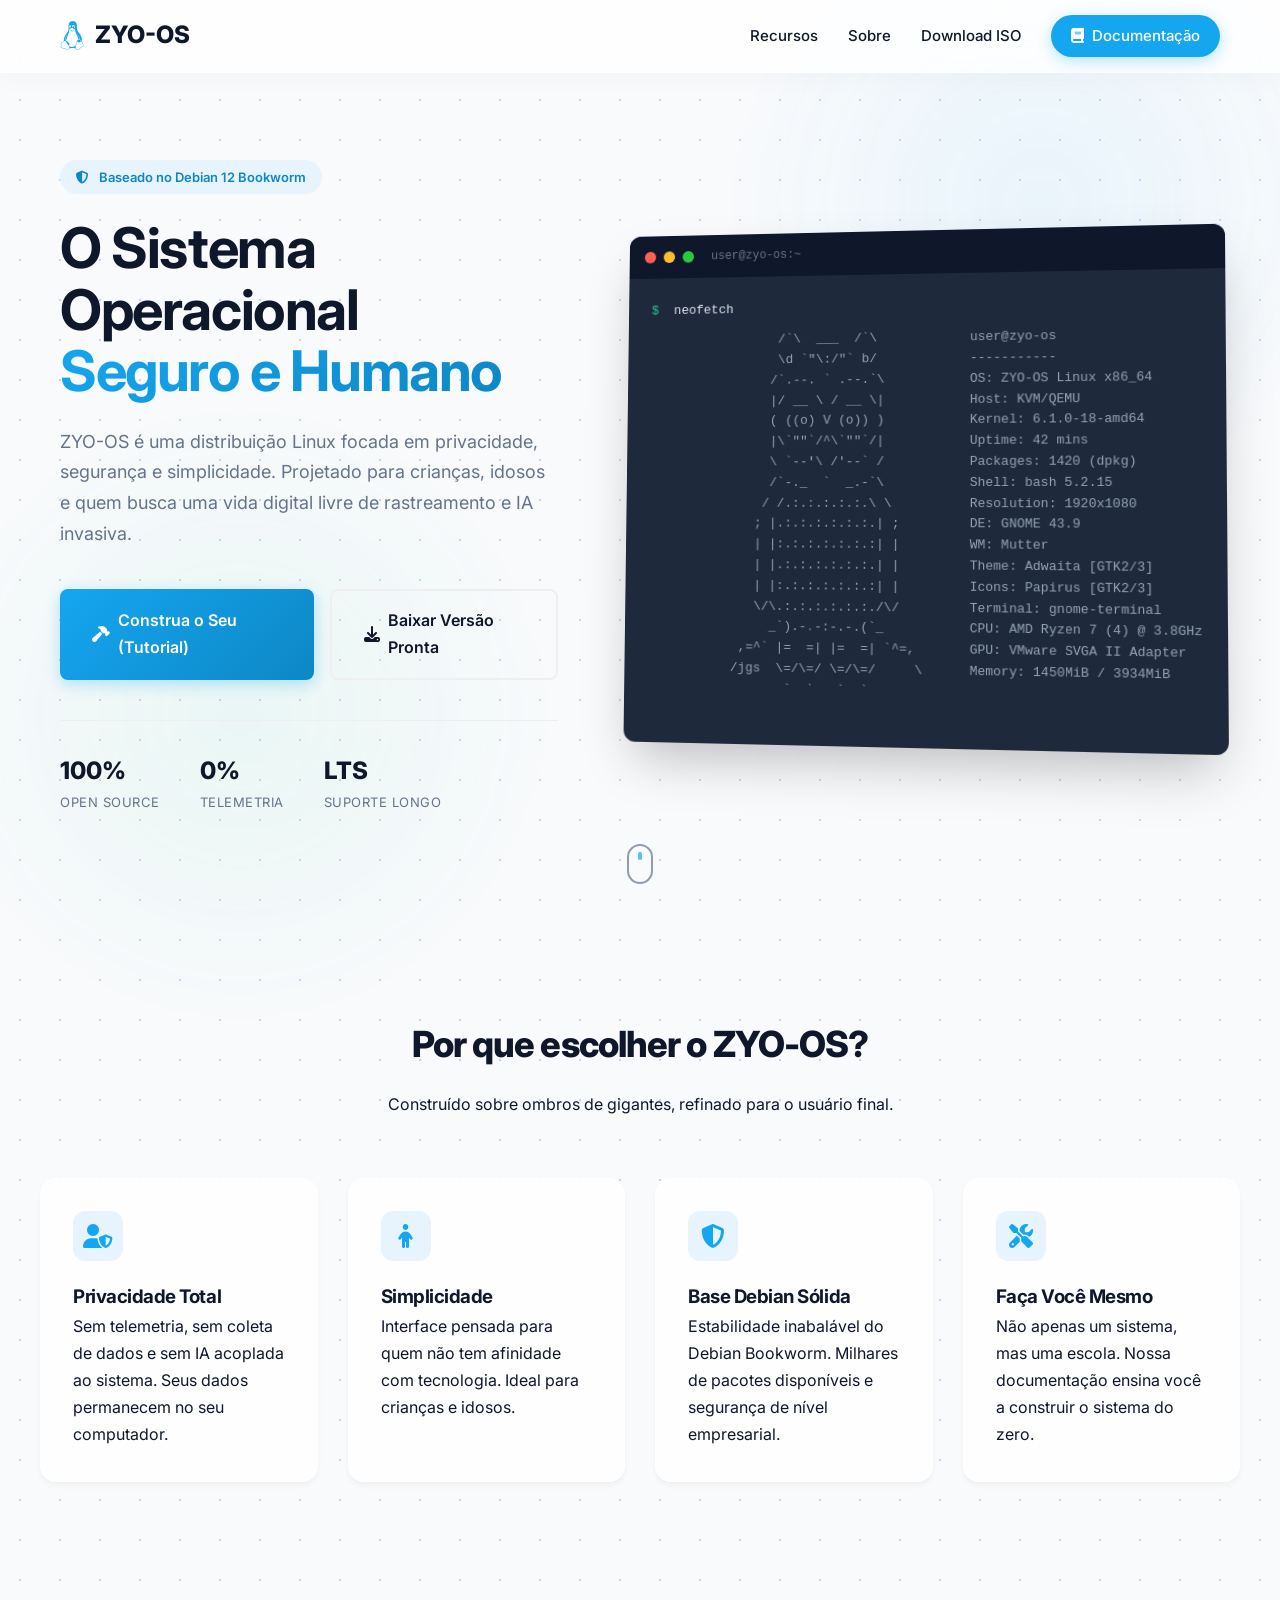
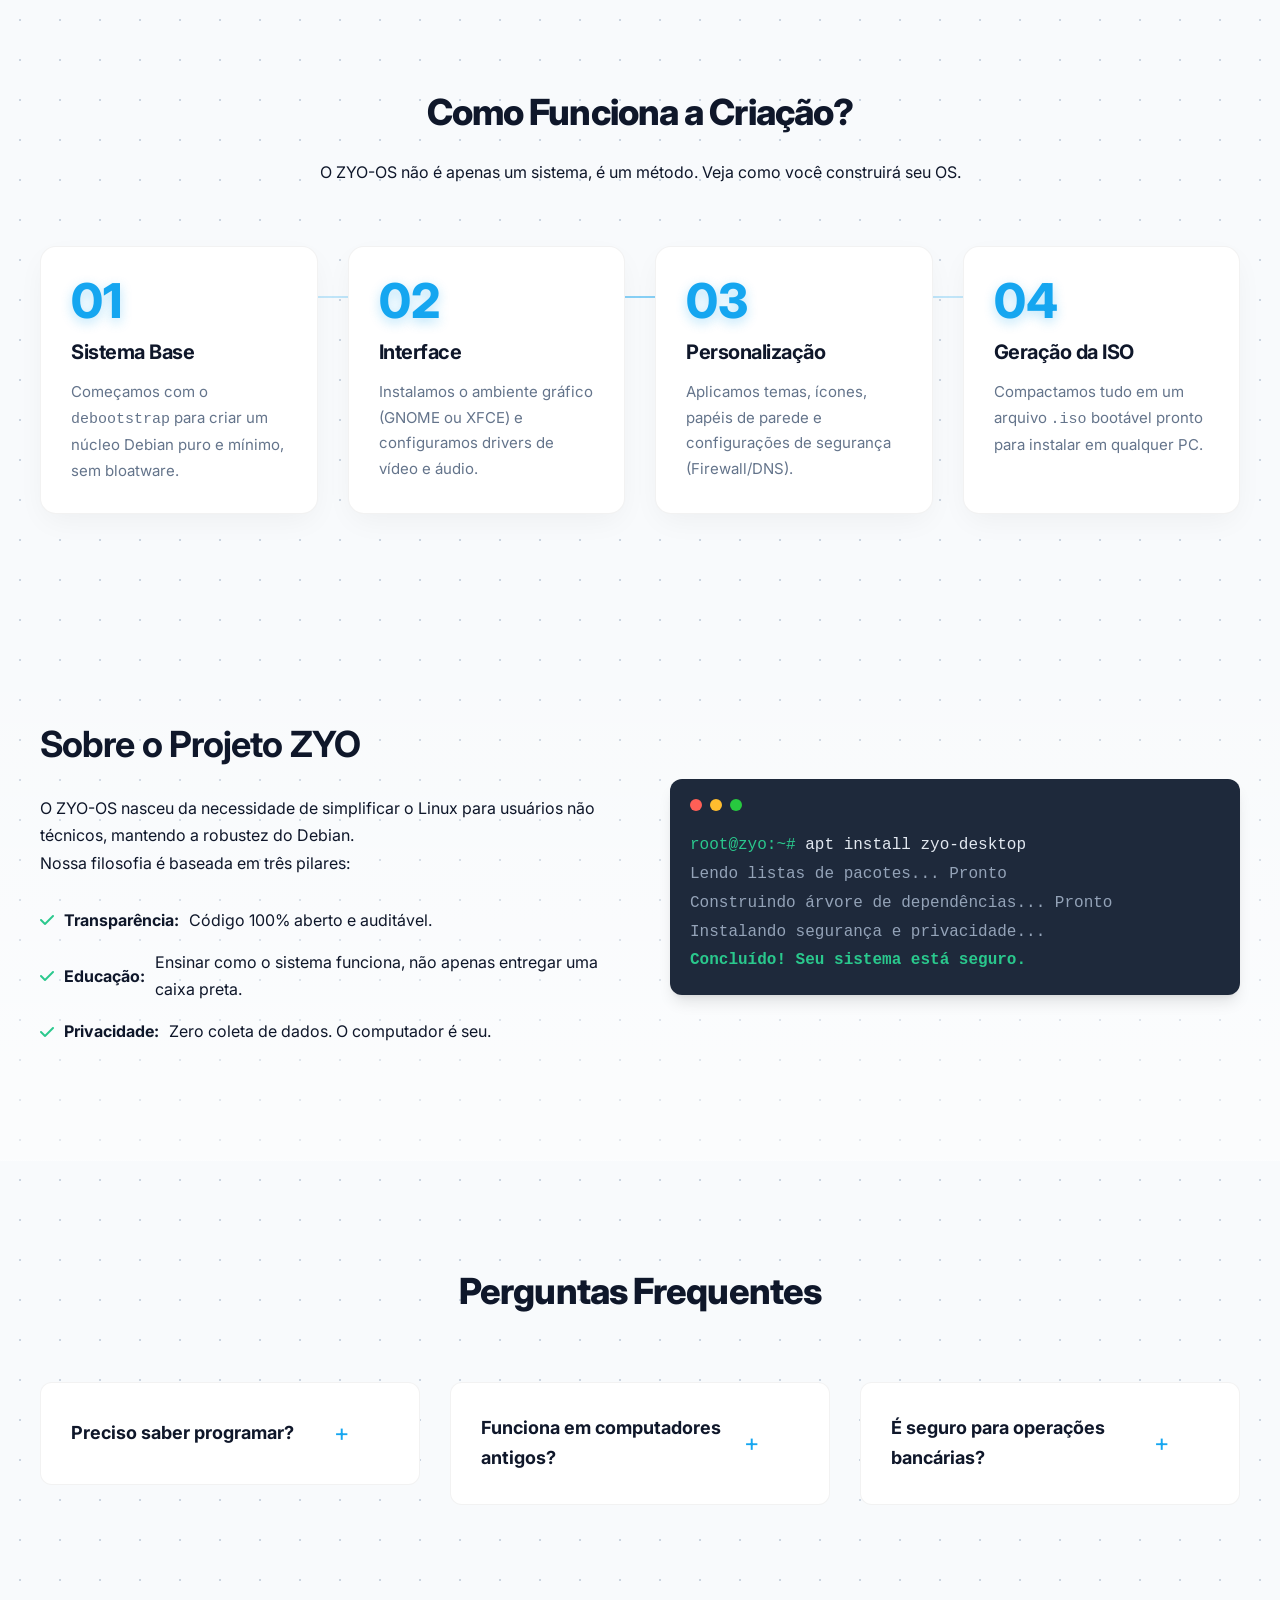
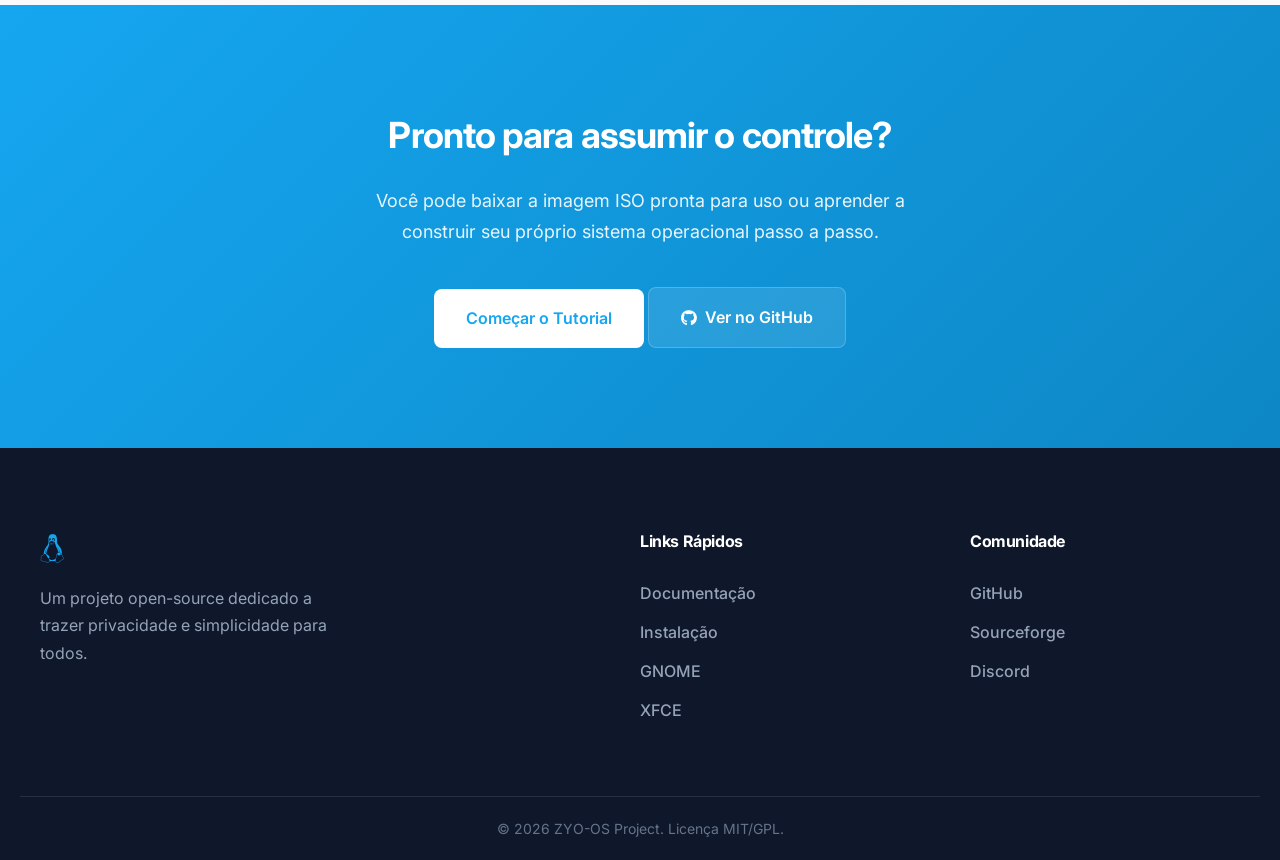
<file: index.html>
<!DOCTYPE html>
<html lang="pt-BR">
<head>
    <meta charset="UTF-8">
    <meta name="viewport" content="width=device-width, initial-scale=1.0">
    <title>ZYO-OS - Segurança, Privacidade e Simplicidade</title>
    <meta name="theme-color" content="#ffffff">
    <link rel="stylesheet" href="style.css">
    <link href="https://fonts.googleapis.com/css2?family=Inter:wght@400;500;600;700;800&display=swap" rel="stylesheet">
    <link rel="stylesheet" href="https://cdnjs.cloudflare.com/ajax/libs/font-awesome/6.4.0/css/all.min.css">
</head>
<body class="landing-page">

    <!-- Navegação -->
    <nav class="landing-nav">
        <div class="nav-container">
            <div class="landing-logo">
                <i class="fab fa-linux"></i>
                <span>ZYO-OS</span>
            </div>
            <div class="nav-links">
                <a href="#features">Recursos</a>
                <a href="#about">Sobre</a>
                <a href="download.html">Download ISO</a>
                <a href="documentation.html" class="btn btn-primary btn-sm nav-cta">
                    <i class="fas fa-book"></i> Documentação
                </a>
            </div>
            <button class="mobile-menu-btn"><i class="fas fa-bars"></i></button>
        </div>
    </nav>

    <!-- Hero Section -->
    <header class="hero-section">
        <div class="hero-blob" style="top: -100px; right: -100px;"></div>
        <div class="hero-blob" style="bottom: -100px; left: -100px; background: radial-gradient(circle, rgba(42, 200, 141, 0.1) 0%, rgba(255, 255, 255, 0) 70%); animation-delay: -5s;"></div>
        <div class="hero-content">
            <div class="hero-badge">
                <span class="badge-icon"><i class="fas fa-shield-alt"></i></span>
                <span class="badge-text">Baseado no Debian 12 Bookworm</span>
            </div>
            <h1>O Sistema Operacional <br><span class="text-gradient">Seguro e Humano</span></h1>
            <p class="hero-subtitle">
                ZYO-OS é uma distribuição Linux focada em privacidade, segurança e simplicidade. 
                Projetado para crianças, idosos e quem busca uma vida digital livre de rastreamento e IA invasiva.
            </p>
            <div class="hero-actions">
                <a href="zyo-from-scratch.html" class="btn btn-primary btn-lg">
                    <i class="fas fa-hammer"></i> Construa o Seu (Tutorial)
                </a>
                <a href="download.html" class="btn btn-outline btn-lg">
                    <i class="fas fa-download"></i> Baixar Versão Pronta
                </a>
            </div>
            <div class="hero-stats">
                <div class="stat-item">
                    <span class="stat-number">100%</span>
                    <span class="stat-label">Open Source</span>
                </div>
                <div class="stat-item">
                    <span class="stat-number">0%</span>
                    <span class="stat-label">Telemetria</span>
                </div>
                <div class="stat-item">
                    <span class="stat-number">LTS</span>
                    <span class="stat-label">Suporte Longo</span>
                </div>
            </div>
        </div>
        <div class="hero-visual">
            <div class="terminal-window">
                <div class="terminal-header">
                    <span class="dot red"></span>
                    <span class="dot yellow"></span>
                    <span class="dot green"></span>
                    <span class="terminal-title">user@zyo-os:~</span>
                </div>
                <div class="terminal-body">
                    <div class="code-line"><span class="prompt">$</span> neofetch</div>
                    <div class="code-output">
                        <pre>
                 /`\  ___  /`\            user@zyo-os
                 \d `"\:/"` b/            -----------
                /`.--. ` .--.`\           OS: ZYO-OS Linux x86_64
                |/ __ \ / __ \|           Host: KVM/QEMU
                ( ((o) V (o)) )           Kernel: 6.1.0-18-amd64
                |\`""`/^\`""`/|           Uptime: 42 mins
                \ `--'\ /'--` /           Packages: 1420 (dpkg)
                /`-._  `  _.-`\           Shell: bash 5.2.15
               / /.:.:.:.:.:.\ \          Resolution: 1920x1080
              ; |.:.:.:.:.:.:.| ;         DE: GNOME 43.9
              | |:.:.:.:.:.:.:| |         WM: Mutter
              | |.:.:.:.:.:.:.| |         Theme: Adwaita [GTK2/3]
              | |:.:.:.:.:.:.:| |         Icons: Papirus [GTK2/3]
              \/\.:.:.:.:.:.:./\/         Terminal: gnome-terminal
                _`).-.-:-.-.(`_           CPU: AMD Ryzen 7 (4) @ 3.8GHz
            ,=^` |=  =| |=  =| `^=,       GPU: VMware SVGA II Adapter
           /jgs  \=/\=/ \=/\=/     \      Memory: 1450MiB / 3934MiB
                  `  `   `  `
                        </pre>
                    </div>
                </div>
            </div>
        </div>
        <div class="scroll-indicator">
            <div class="mouse">
                <div class="wheel"></div>
            </div>
        </div>
    </header>

    <!-- Features Grid -->
    <section id="features" class="features-section">
        <div class="section-container">
            <div class="section-header-center">
                <h2>Por que escolher o <span class="text-primary">ZYO-OS</span>?</h2>
                <p>Construído sobre ombros de gigantes, refinado para o usuário final.</p>
            </div>
            
            <div class="features-grid">
                <div class="feature-card">
                    <div class="feature-icon"><i class="fas fa-user-shield"></i></div>
                    <h3>Privacidade Total</h3>
                    <p>Sem telemetria, sem coleta de dados e sem IA acoplada ao sistema. Seus dados permanecem no seu computador.</p>
                </div>
                <div class="feature-card">
                    <div class="feature-icon"><i class="fas fa-child"></i></div>
                    <h3>Simplicidade</h3>
                    <p>Interface pensada para quem não tem afinidade com tecnologia. Ideal para crianças e idosos.</p>
                </div>
                <div class="feature-card">
                    <div class="feature-icon"><i class="fas fa-shield-alt"></i></div>
                    <h3>Base Debian Sólida</h3>
                    <p>Estabilidade inabalável do Debian Bookworm. Milhares de pacotes disponíveis e segurança de nível empresarial.</p>
                </div>
                <div class="feature-card">
                    <div class="feature-icon"><i class="fas fa-tools"></i></div>
                    <h3>Faça Você Mesmo</h3>
                    <p>Não apenas um sistema, mas uma escola. Nossa documentação ensina você a construir o sistema do zero.</p>
                </div>
            </div>
        </div>
    </section>

    <!-- Process Section (Como Funciona) -->
    <section id="process" class="process-section">
        <div class="section-container">
            <div class="section-header-center">
                <h2>Como Funciona a <span class="text-primary">Criação</span>?</h2>
                <p>O ZYO-OS não é apenas um sistema, é um método. Veja como você construirá seu OS.</p>
            </div>
            
            <div class="process-steps">
                <div class="process-step">
                    <div class="step-number">01</div>
                    <h3>Sistema Base</h3>
                    <p>Começamos com o <code>debootstrap</code> para criar um núcleo Debian puro e mínimo, sem bloatware.</p>
                </div>
                <div class="process-step">
                    <div class="step-number">02</div>
                    <h3>Interface</h3>
                    <p>Instalamos o ambiente gráfico (GNOME ou XFCE) e configuramos drivers de vídeo e áudio.</p>
                </div>
                <div class="process-step">
                    <div class="step-number">03</div>
                    <h3>Personalização</h3>
                    <p>Aplicamos temas, ícones, papéis de parede e configurações de segurança (Firewall/DNS).</p>
                </div>
                <div class="process-step">
                    <div class="step-number">04</div>
                    <h3>Geração da ISO</h3>
                    <p>Compactamos tudo em um arquivo <code>.iso</code> bootável pronto para instalar em qualquer PC.</p>
                </div>
            </div>
        </div>
    </section>

    <!-- About Section -->
    <section id="about" class="about-section">
        <div class="section-container">
            <div class="about-grid">
                <div class="about-content">
                    <h2>Sobre o Projeto <span class="text-primary">ZYO</span></h2>
                    <p>O ZYO-OS nasceu da necessidade de simplificar o Linux para usuários não técnicos, mantendo a robustez do Debian.</p>
                    <p>Nossa filosofia é baseada em três pilares:</p>
                    <ul class="about-list">
                        <li><i class="fas fa-check"></i> <strong>Transparência:</strong> Código 100% aberto e auditável.</li>
                        <li><i class="fas fa-check"></i> <strong>Educação:</strong> Ensinar como o sistema funciona, não apenas entregar uma caixa preta.</li>
                        <li><i class="fas fa-check"></i> <strong>Privacidade:</strong> Zero coleta de dados. O computador é seu.</li>
                    </ul>
                </div>
                <div class="about-image">
                    <div class="code-preview-card">
                        <div class="card-header">
                            <span class="dot red"></span>
                            <span class="dot yellow"></span>
                            <span class="dot green"></span>
                        </div>
                        <div class="card-body">
                            <code>
                                <span class="cmd">root@zyo:~#</span> apt install zyo-desktop<br>
                                <span class="output">Lendo listas de pacotes... Pronto</span><br>
                                <span class="output">Construindo árvore de dependências... Pronto</span><br>
                                <span class="output">Instalando segurança e privacidade...</span><br>
                                <span class="success">Concluído! Seu sistema está seguro.</span>
                            </code>
                        </div>
                    </div>
                </div>
            </div>
        </div>
    </section>

    <!-- FAQ Section -->
    <section class="faq-section">
        <div class="section-container">
            <div class="section-header-center">
                <h2>Perguntas Frequentes</h2>
            </div>
            <div class="faq-grid">
                <details class="faq-item">
                    <summary>Preciso saber programar?</summary>
                    <p>Não! O guia é passo-a-passo. Apenas familiaridade básica com terminal ajuda, mas explicamos cada comando.</p>
                </details>
                <details class="faq-item">
                    <summary>Funciona em computadores antigos?</summary>
                    <p>Sim! A versão com XFCE é extremamente leve e roda bem em máquinas com 2GB de RAM ou menos.</p>
                </details>
                <details class="faq-item">
                    <summary>É seguro para operações bancárias?</summary>
                    <p>Sim. Baseado no Debian Stable, o ZYO-OS herda toda a segurança de nível empresarial do Debian, somado a configurações extras de DNS e Firewall.</p>
                </details>
            </div>
        </div>
    </section>

    <!-- CTA Section -->
    <section class="cta-section">
        <div class="cta-content">
            <h2>Pronto para assumir o controle?</h2>
            <p>Você pode baixar a imagem ISO pronta para uso ou aprender a construir seu próprio sistema operacional passo a passo.</p>
            <div class="cta-buttons">
                <a href="zyo-from-scratch.html" class="btn btn-white btn-lg">
                    Começar o Tutorial
                </a>
                <a href="#" class="btn btn-transparent btn-lg">
                    <i class="fab fa-github"></i> Ver no GitHub
                </a>
            </div>
        </div>
    </section>

    <!-- Footer -->
    <footer class="landing-footer">
        <div class="footer-container">
            <div class="footer-col">
                <div class="landing-logo">
                    <i class="fab fa-linux"></i>
                    <span>ZYO-OS</span>
                </div>
                <p>Um projeto open-source dedicado a trazer privacidade e simplicidade para todos.</p>
            </div>
            <div class="footer-col">
                <h4>Links Rápidos</h4>
                <ul>
                    <li><a href="documentation.html">Documentação</a></li>
                    <li><a href="zyo-from-scratch.html#part1">Instalação</a></li>
                    <li><a href="zyo-from-scratch.html#part5">GNOME</a></li>
                    <li><a href="zyo-from-scratch.html#part6">XFCE</a></li>
                </ul>
            </div>
            <div class="footer-col">
                <h4>Comunidade</h4>
                <ul>
                    <li><a href="#">GitHub</a></li>
                    <li><a href="#">Sourceforge</a></li>
                    <li><a href="#">Discord</a></li>
                </ul>
            </div>
        </div>
        <div class="footer-bottom">
            <p>&copy; 2026 ZYO-OS Project. Licença MIT/GPL.</p>
        </div>
    </footer>

    <!-- Back to Top Button -->
    <button class="landing-back-to-top" aria-label="Voltar ao topo">
        <i class="fas fa-arrow-up"></i>
    </button>

    <!-- Script Simples para Landing Page -->
    <script>
        // Menu Mobile
        const mobileBtn = document.querySelector('.mobile-menu-btn');
        const navLinks = document.querySelector('.nav-links');
        
        if(mobileBtn) {
            mobileBtn.addEventListener('click', () => {
                navLinks.classList.toggle('active');
                const icon = mobileBtn.querySelector('i');
                if(navLinks.classList.contains('active')) {
                    icon.classList.remove('fa-bars');
                    icon.classList.add('fa-times');
                } else {
                    icon.classList.remove('fa-times');
                    icon.classList.add('fa-bars');
                }
            });

            // Fechar menu ao clicar em um link (Melhoria de UX)
            navLinks.querySelectorAll('a').forEach(link => {
                link.addEventListener('click', () => {
                    navLinks.classList.remove('active');
                    const icon = mobileBtn.querySelector('i');
                    if (icon) {
                        icon.classList.remove('fa-times');
                        icon.classList.add('fa-bars');
                    }
                });
            });
        }

        // Scroll Animation
        const observer = new IntersectionObserver((entries) => {
            entries.forEach(entry => {
                if (entry.isIntersecting) {
                    entry.target.classList.add('visible');
                }
            });
        }, { threshold: 0.1 });

        document.querySelectorAll('.feature-card, .process-step, .about-content, .faq-item').forEach((el) => {
            el.classList.add('fade-in-element');
            observer.observe(el);
        });

        // Back to Top Logic
        const backToTopBtn = document.querySelector('.landing-back-to-top');
        
        window.addEventListener('scroll', () => {
            if (window.scrollY > 500) {
                backToTopBtn.classList.add('visible');
            } else {
                backToTopBtn.classList.remove('visible');
            }
        });

        backToTopBtn.addEventListener('click', () => {
            window.scrollTo({ top: 0, behavior: 'smooth' });
        });
    </script>

</body>
</html>
</file>
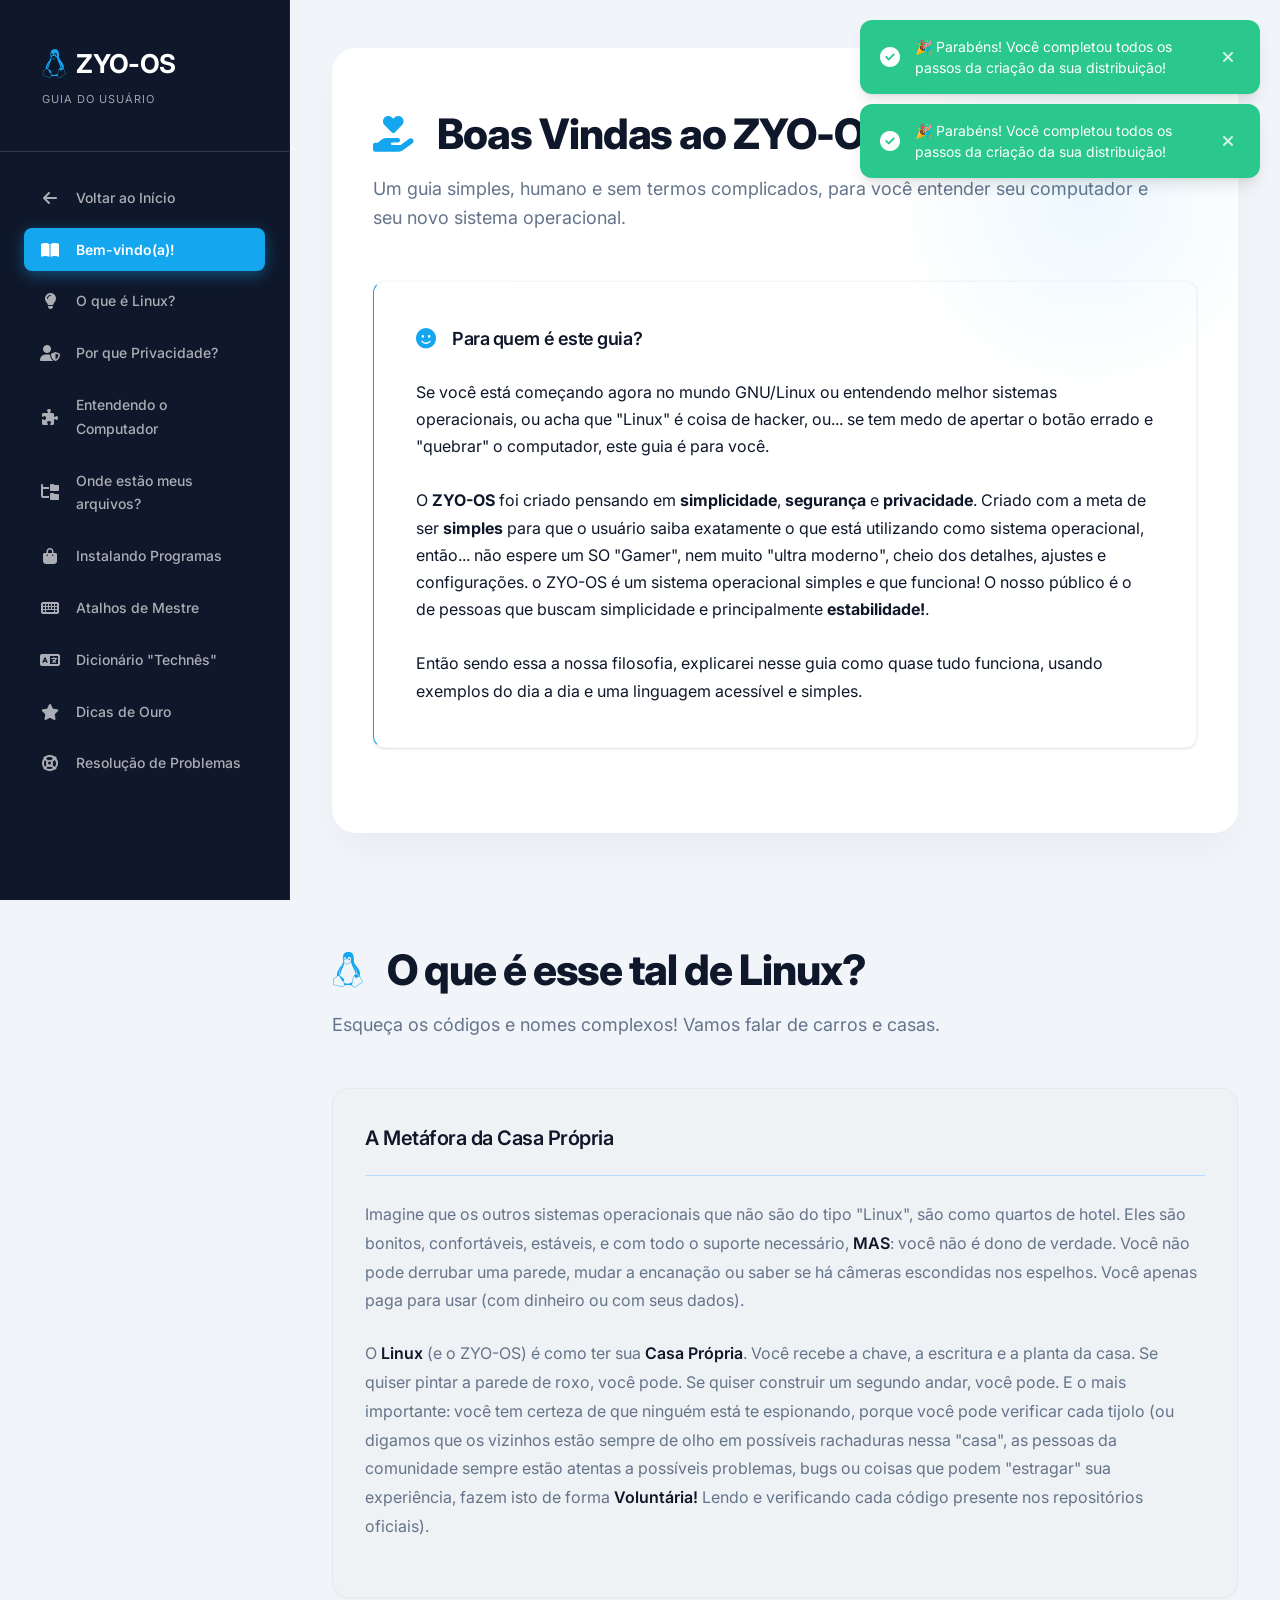
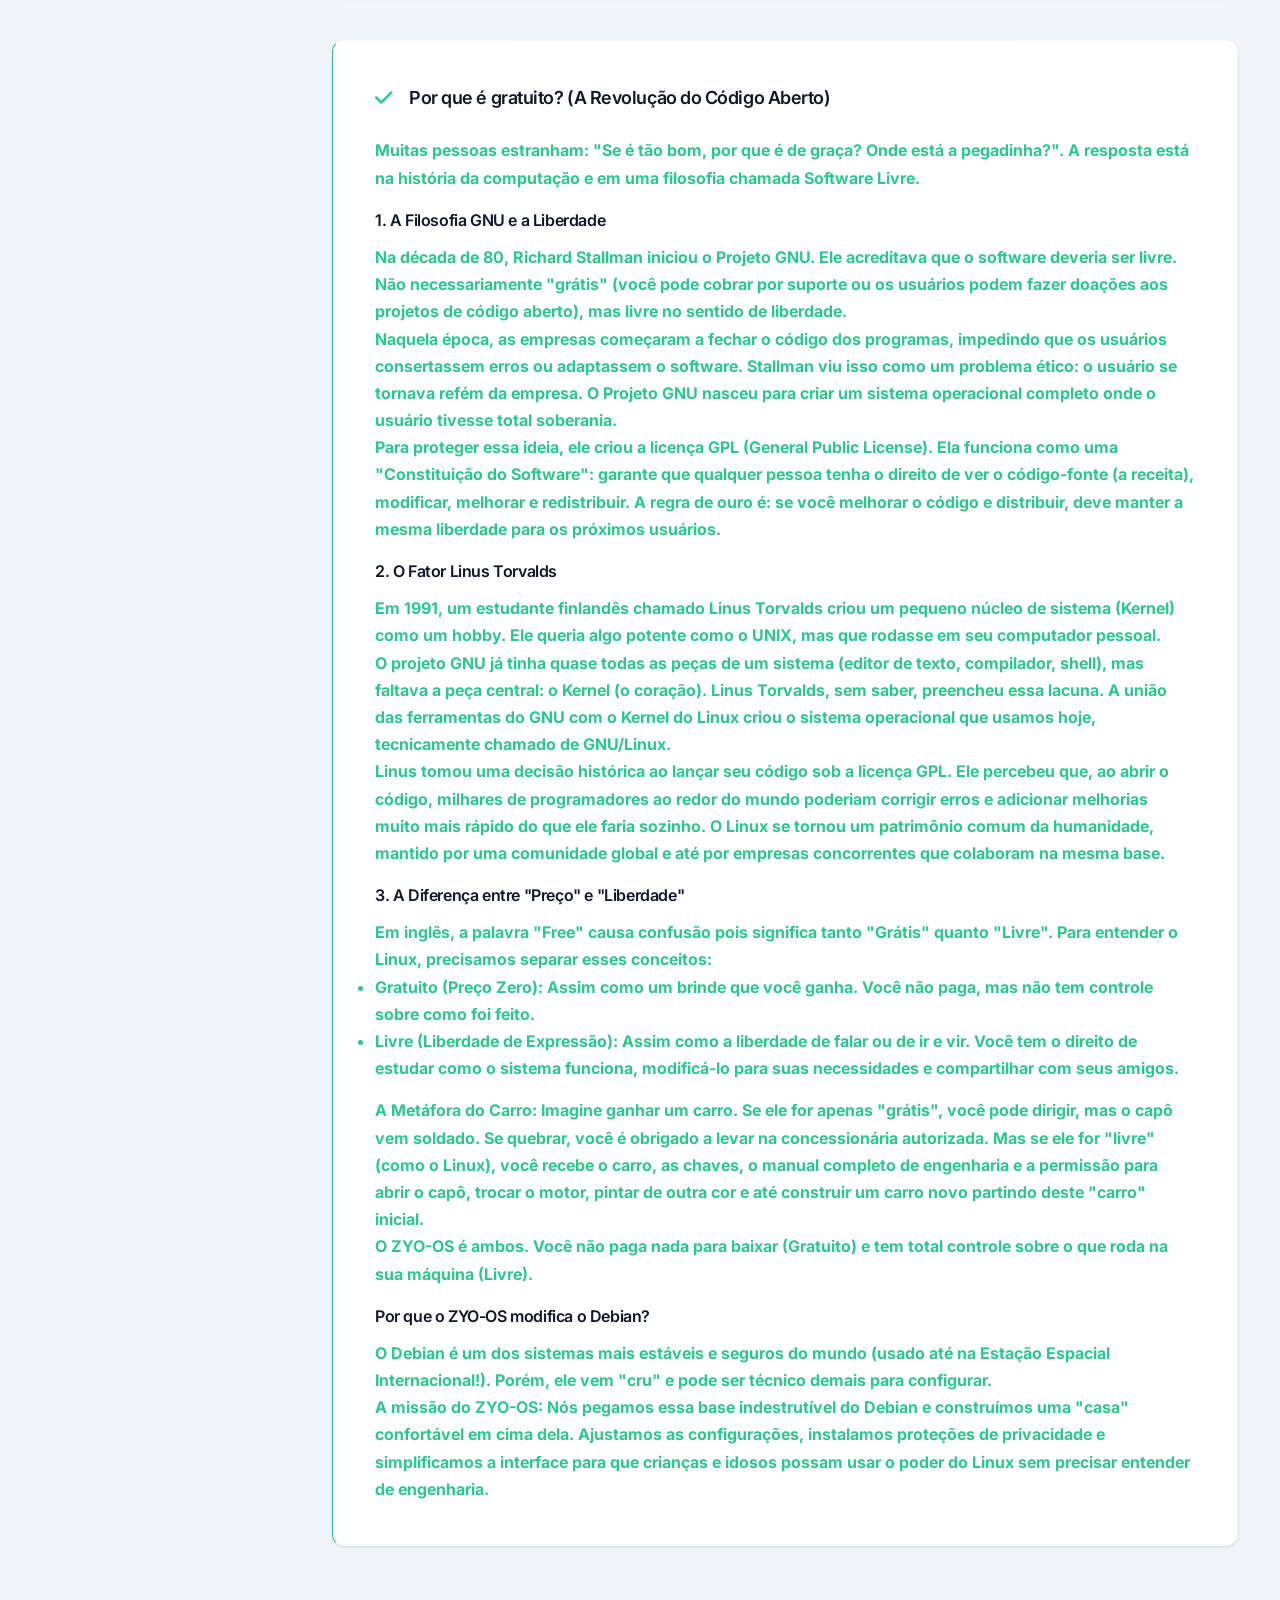
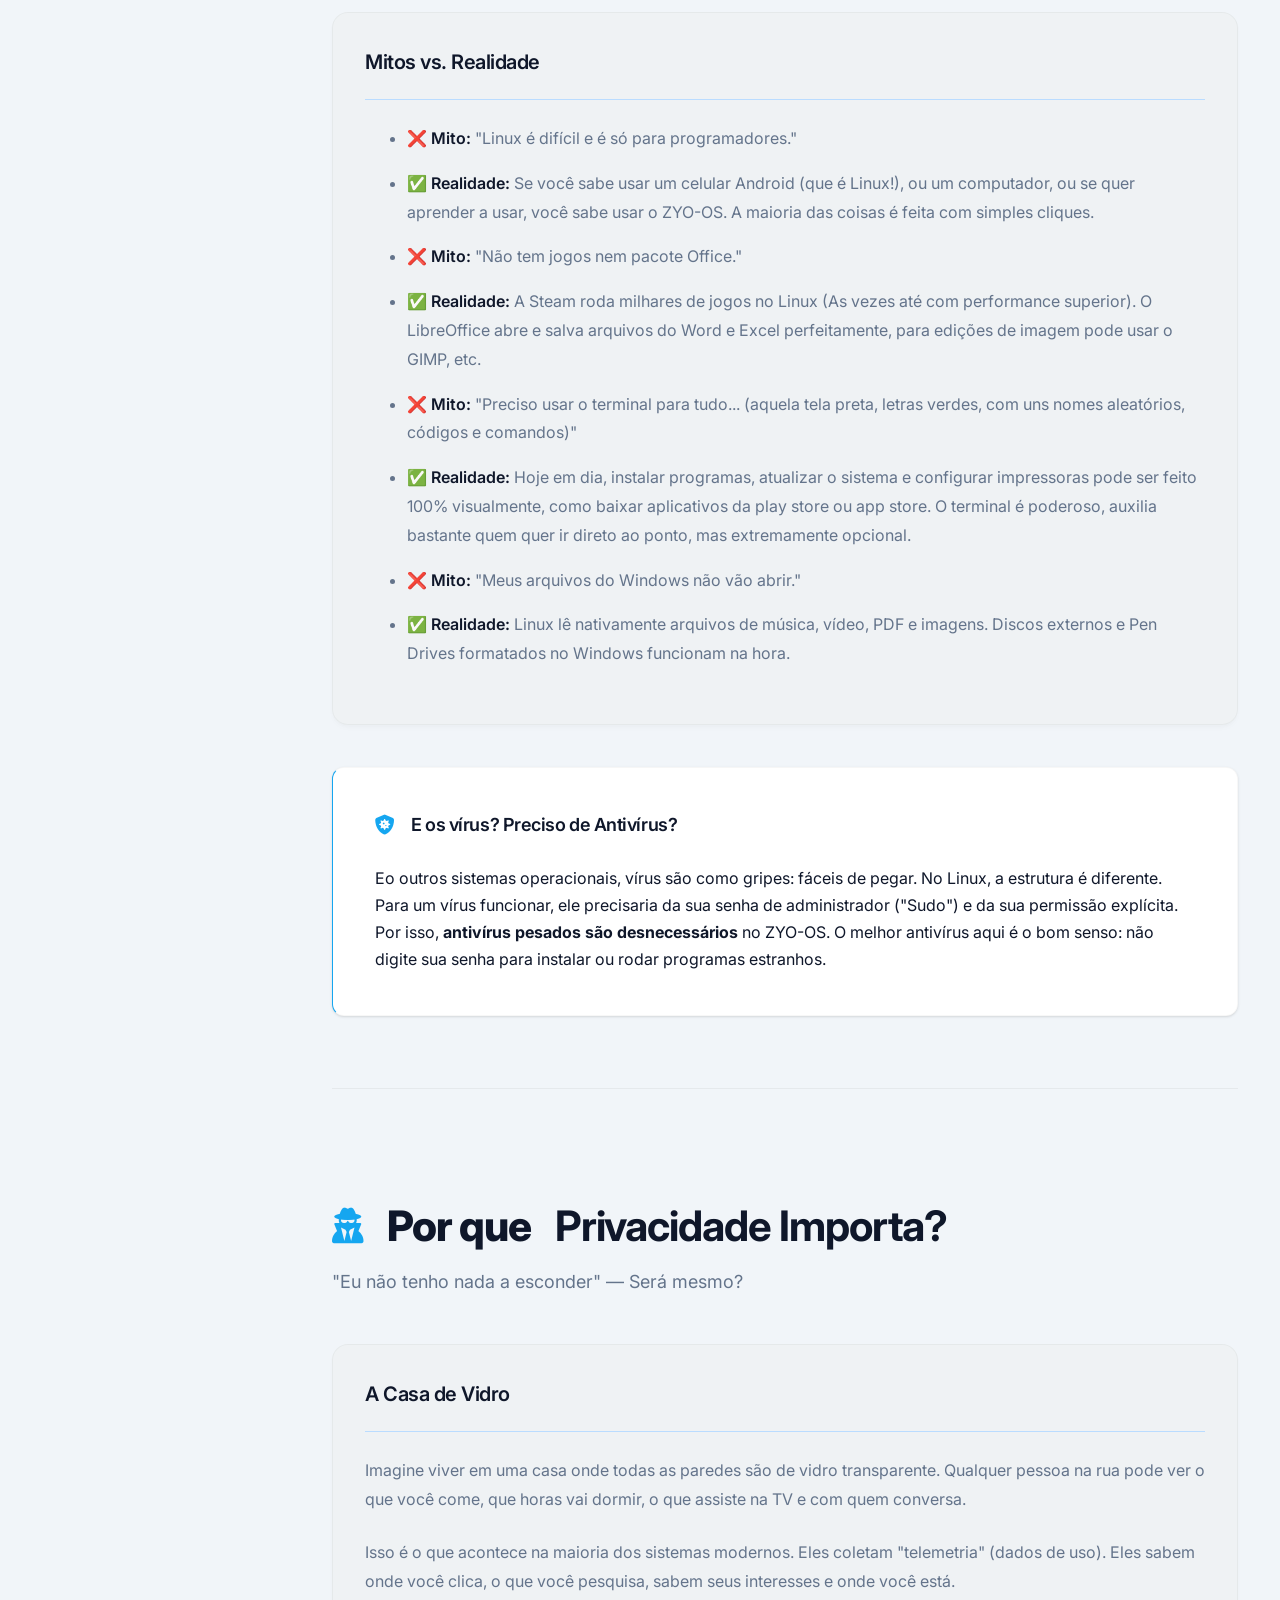
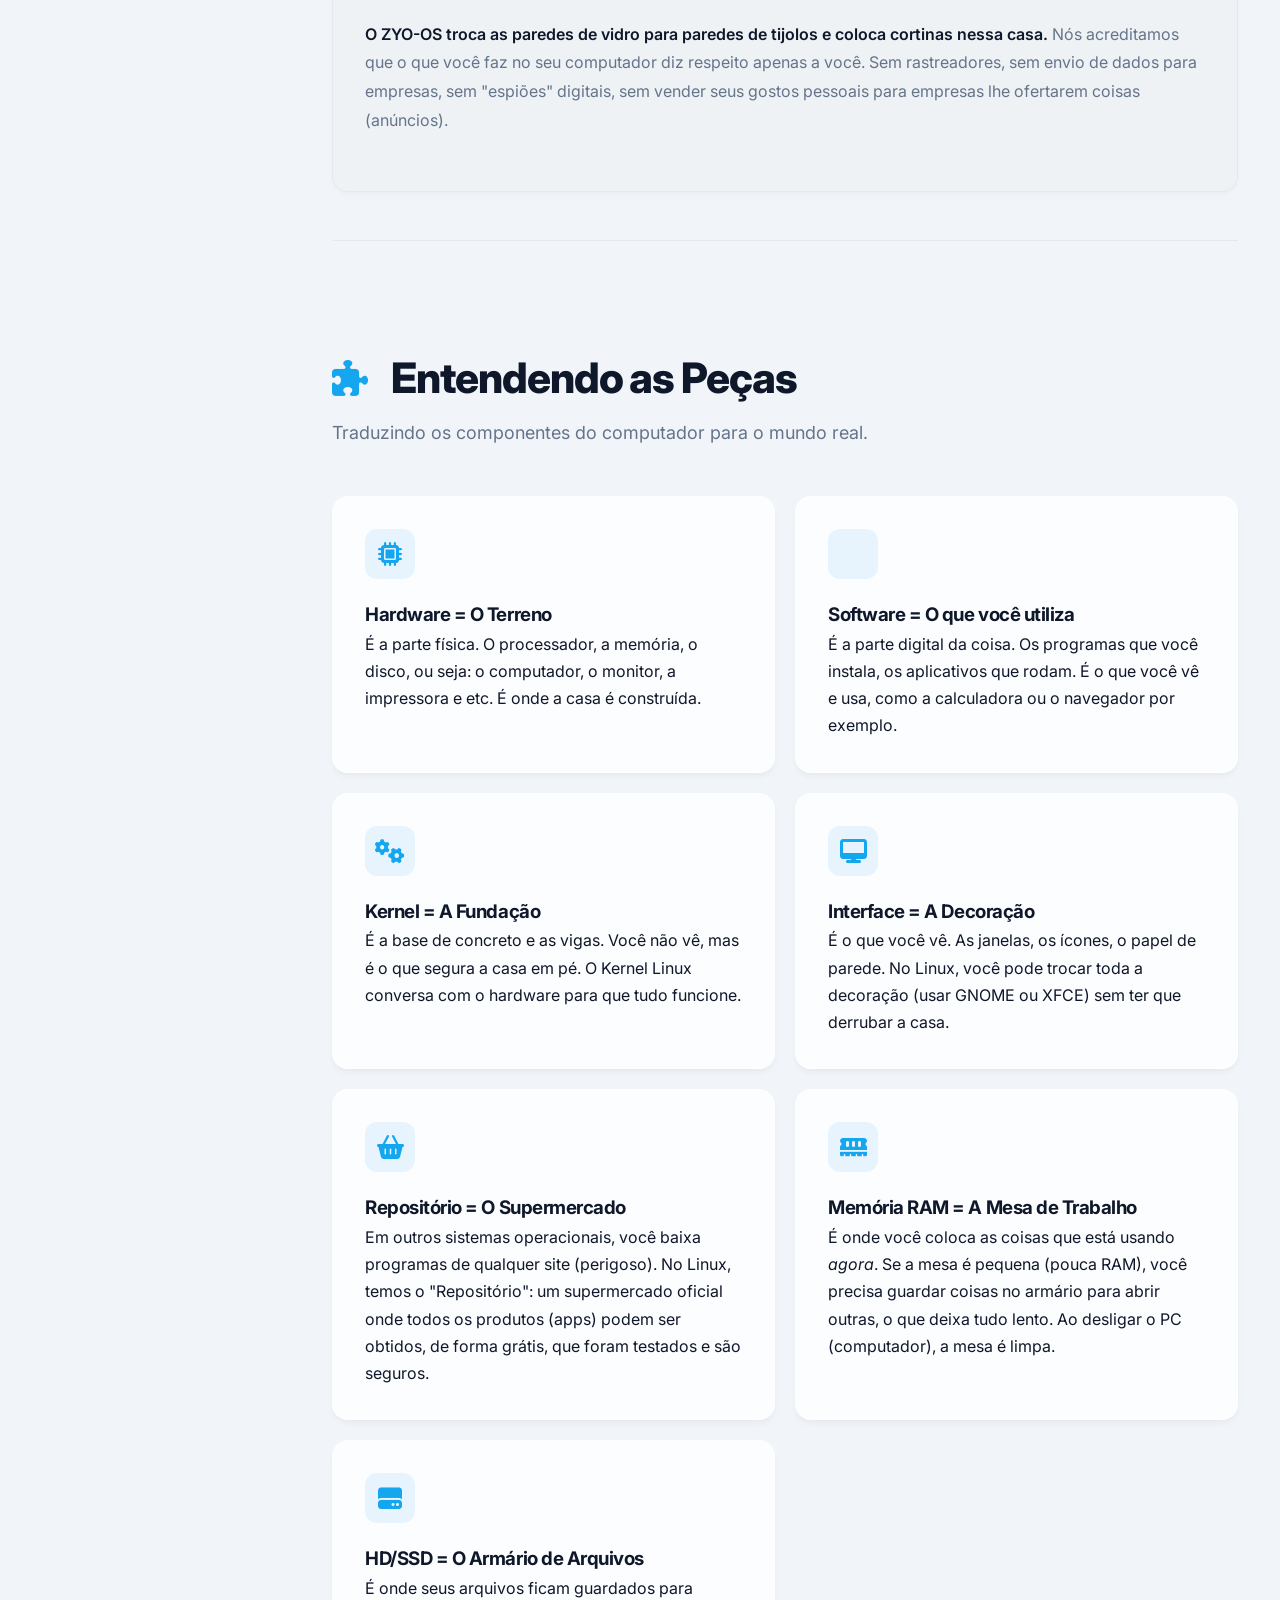
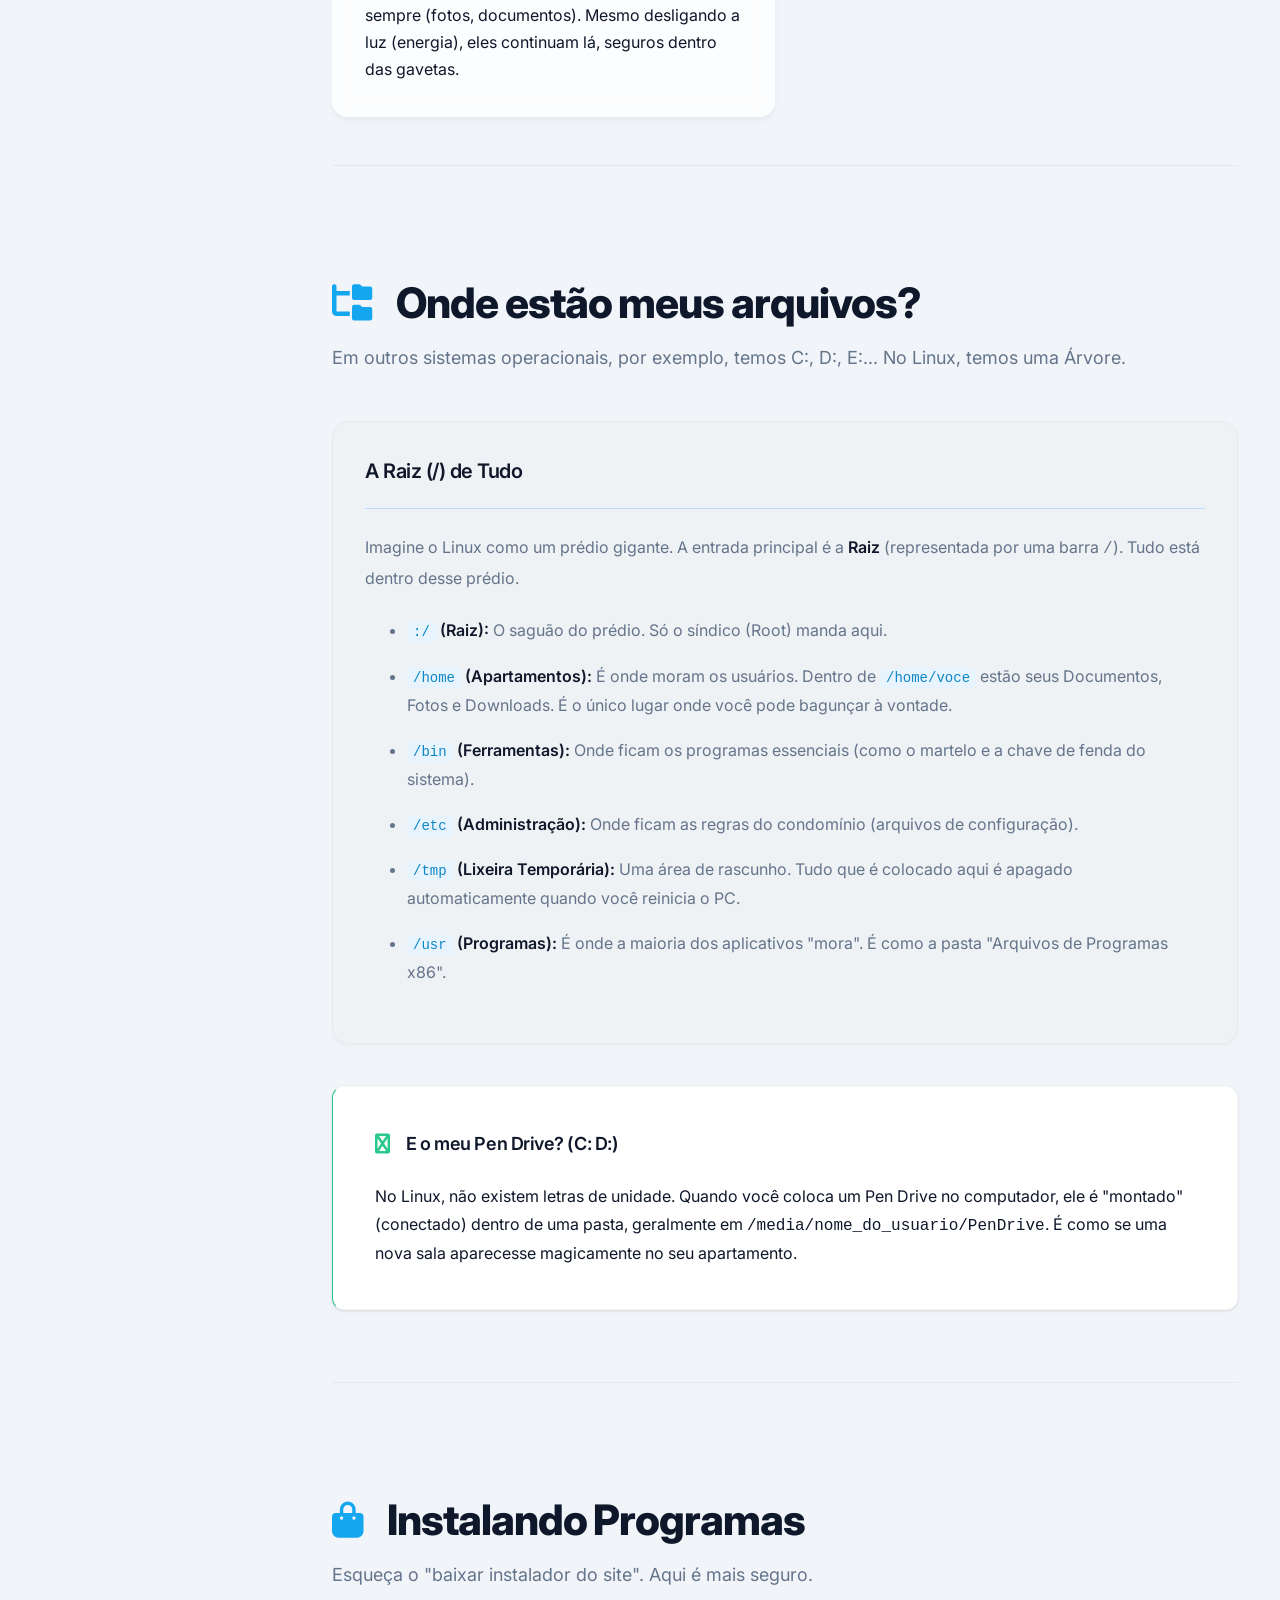
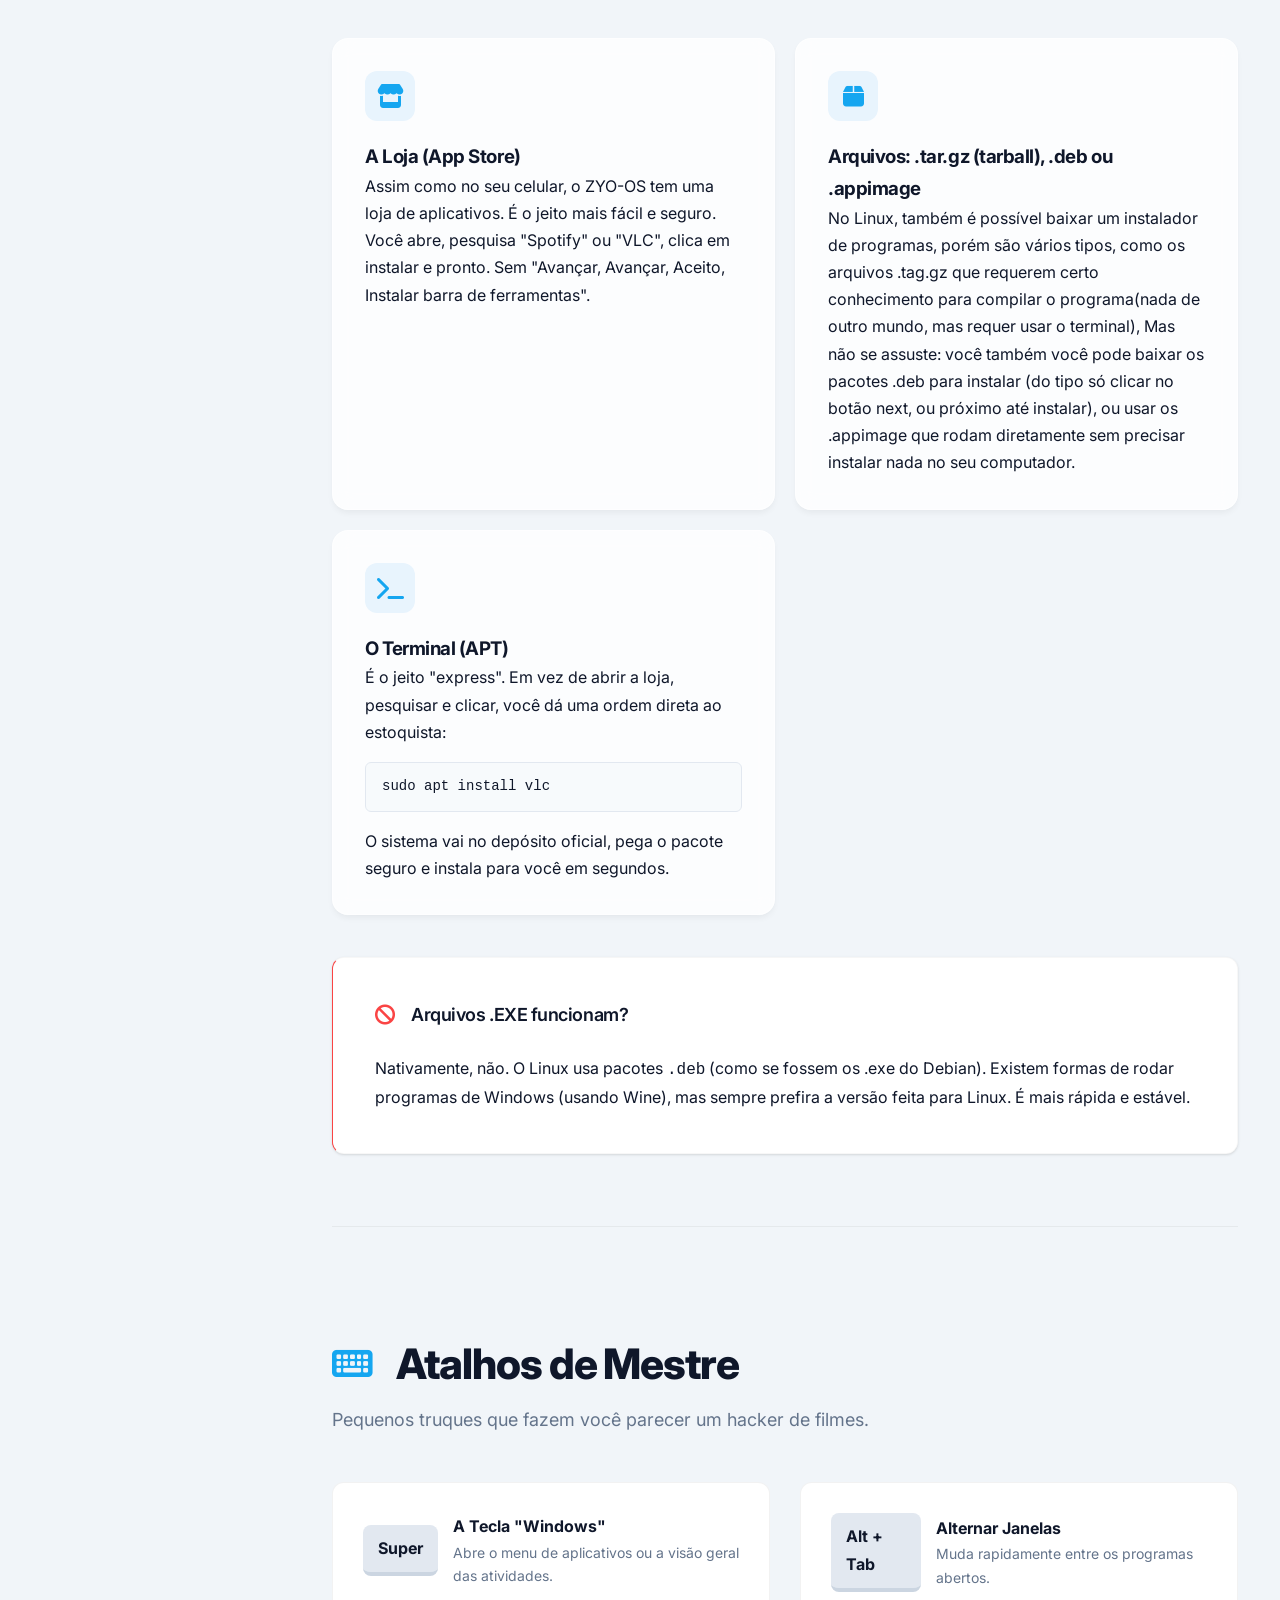
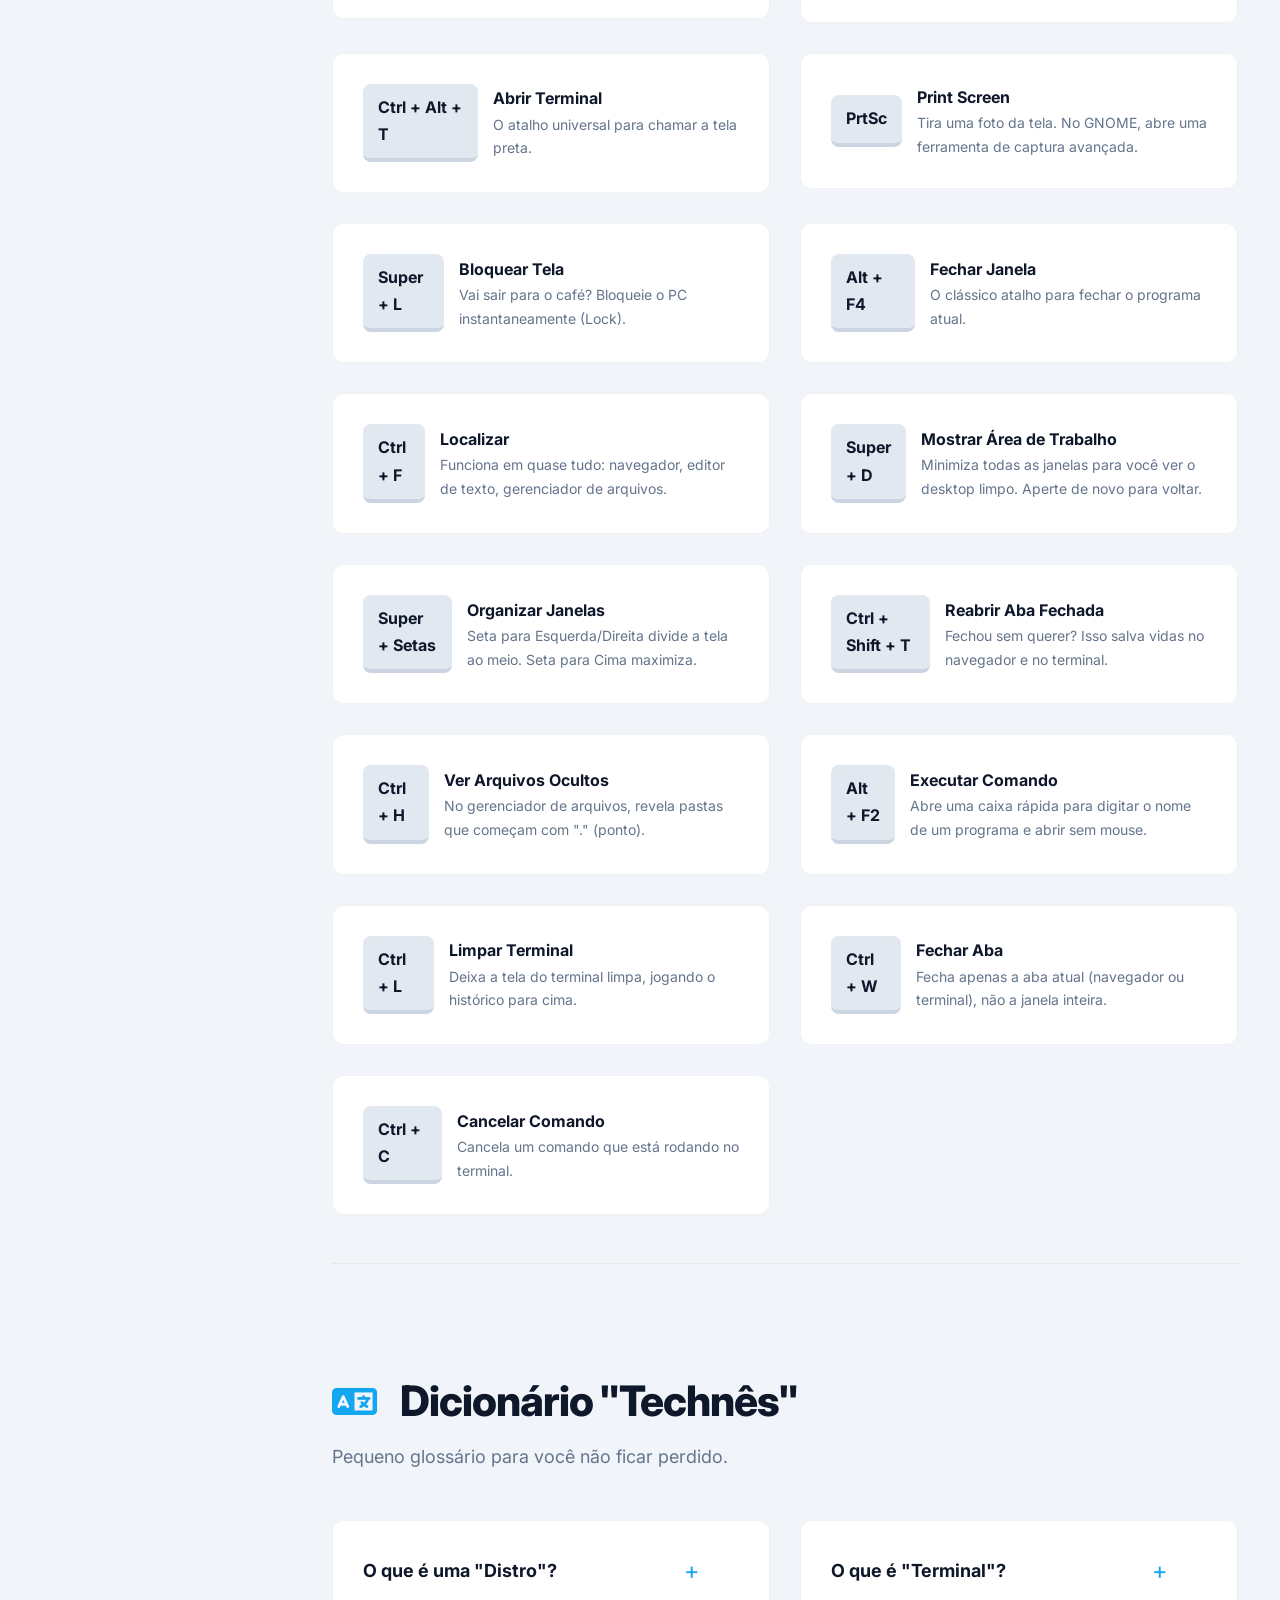
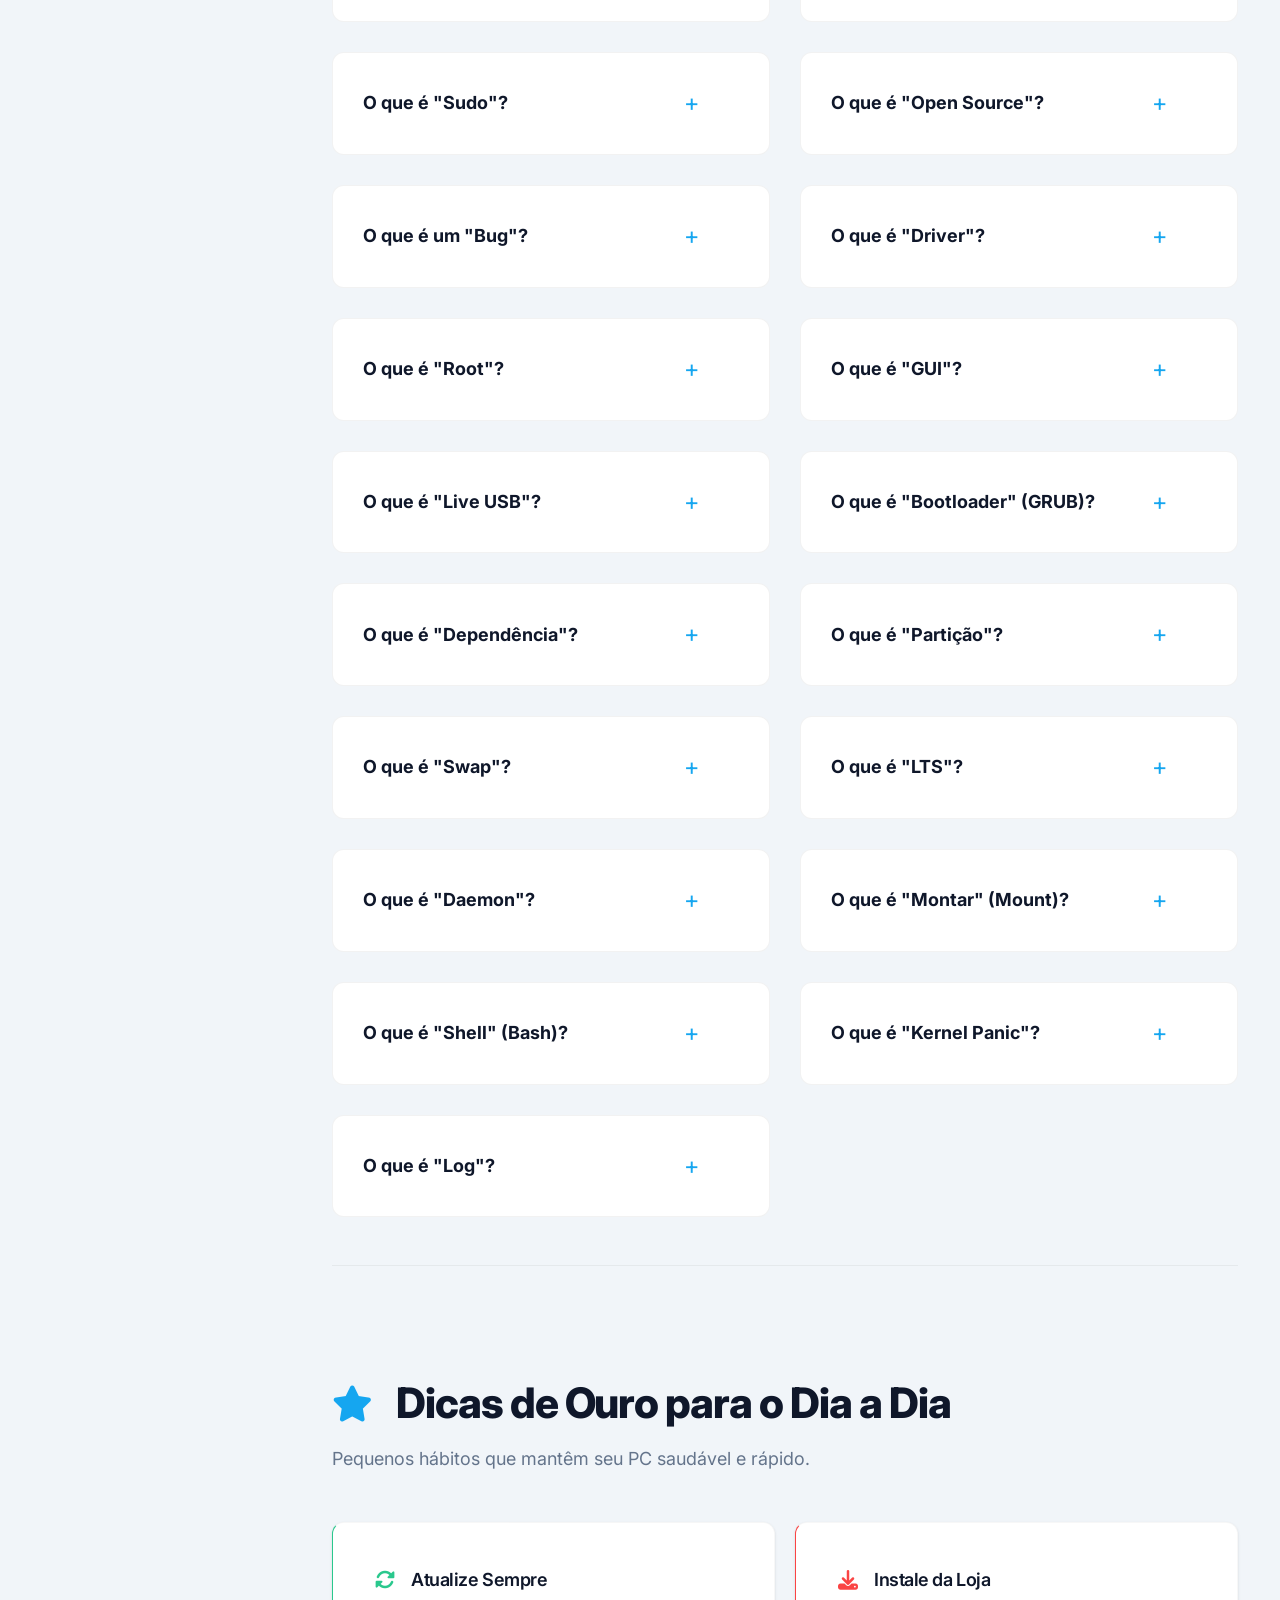
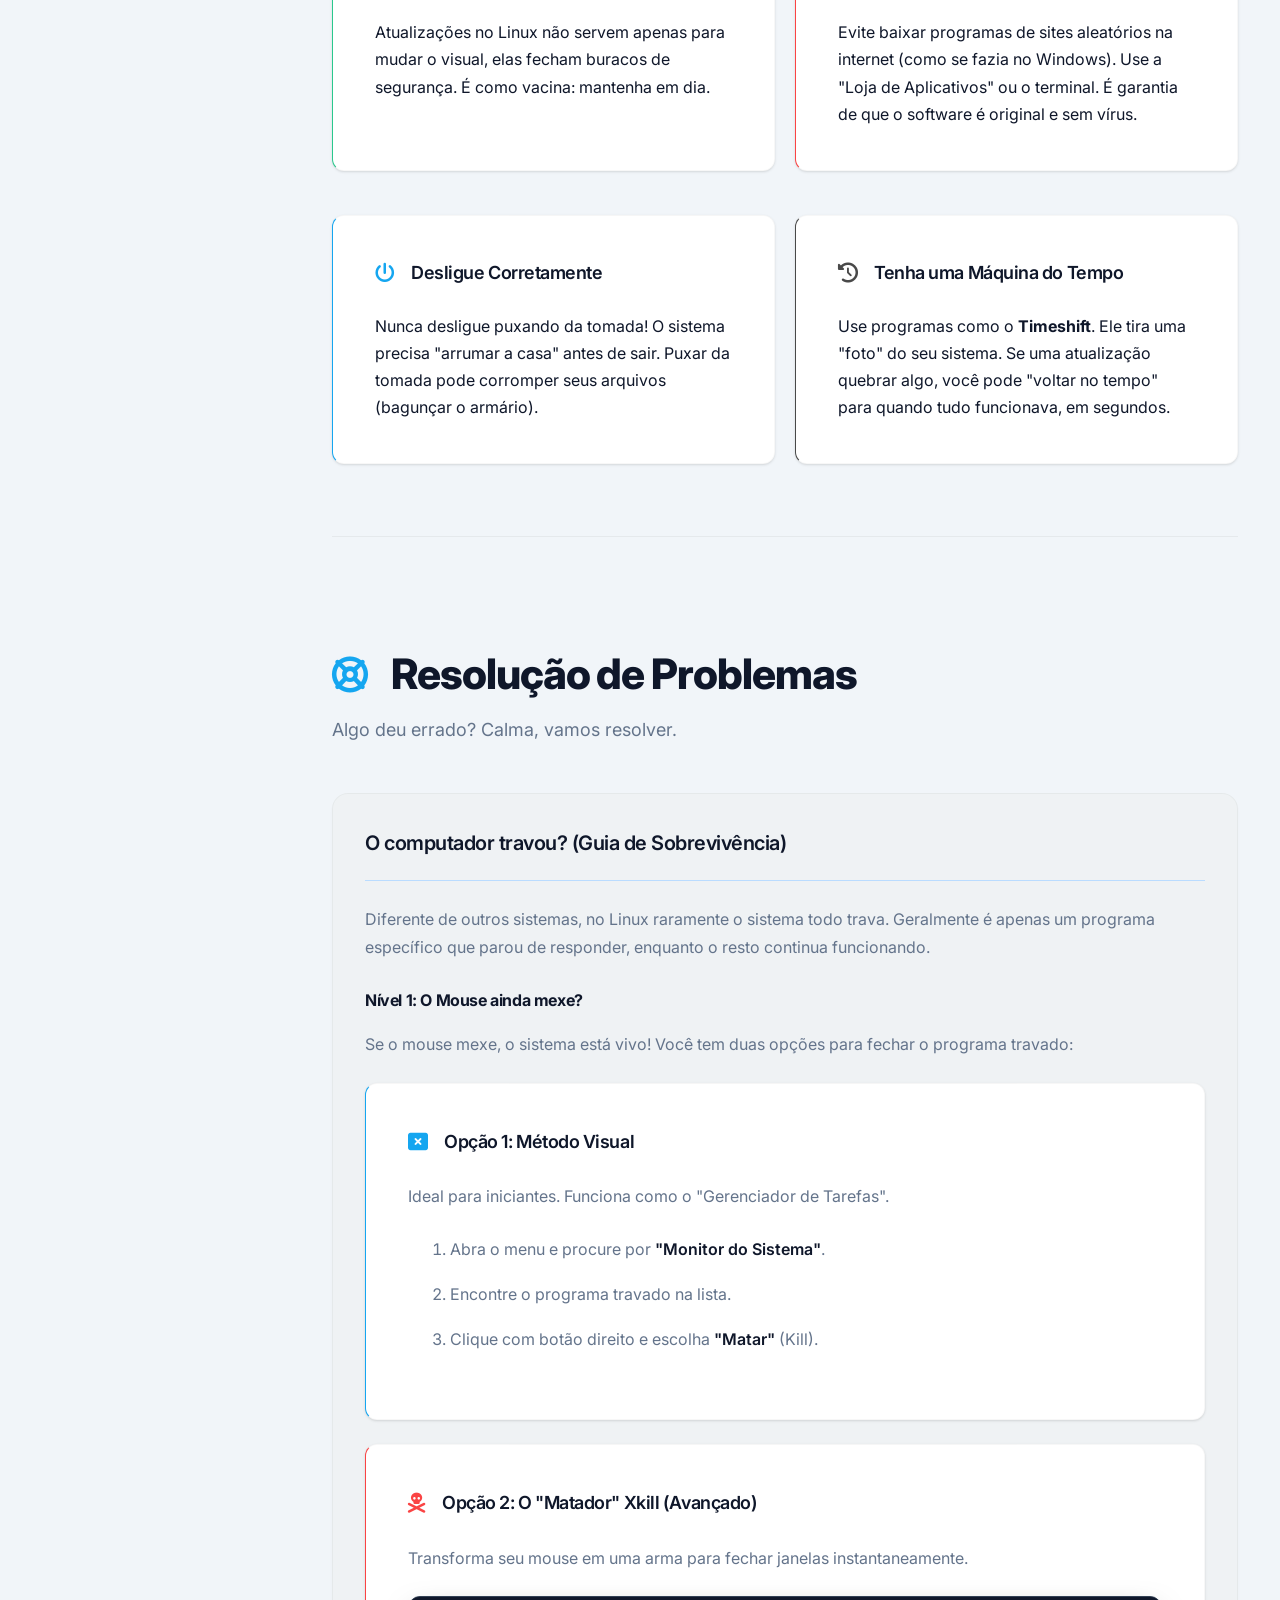
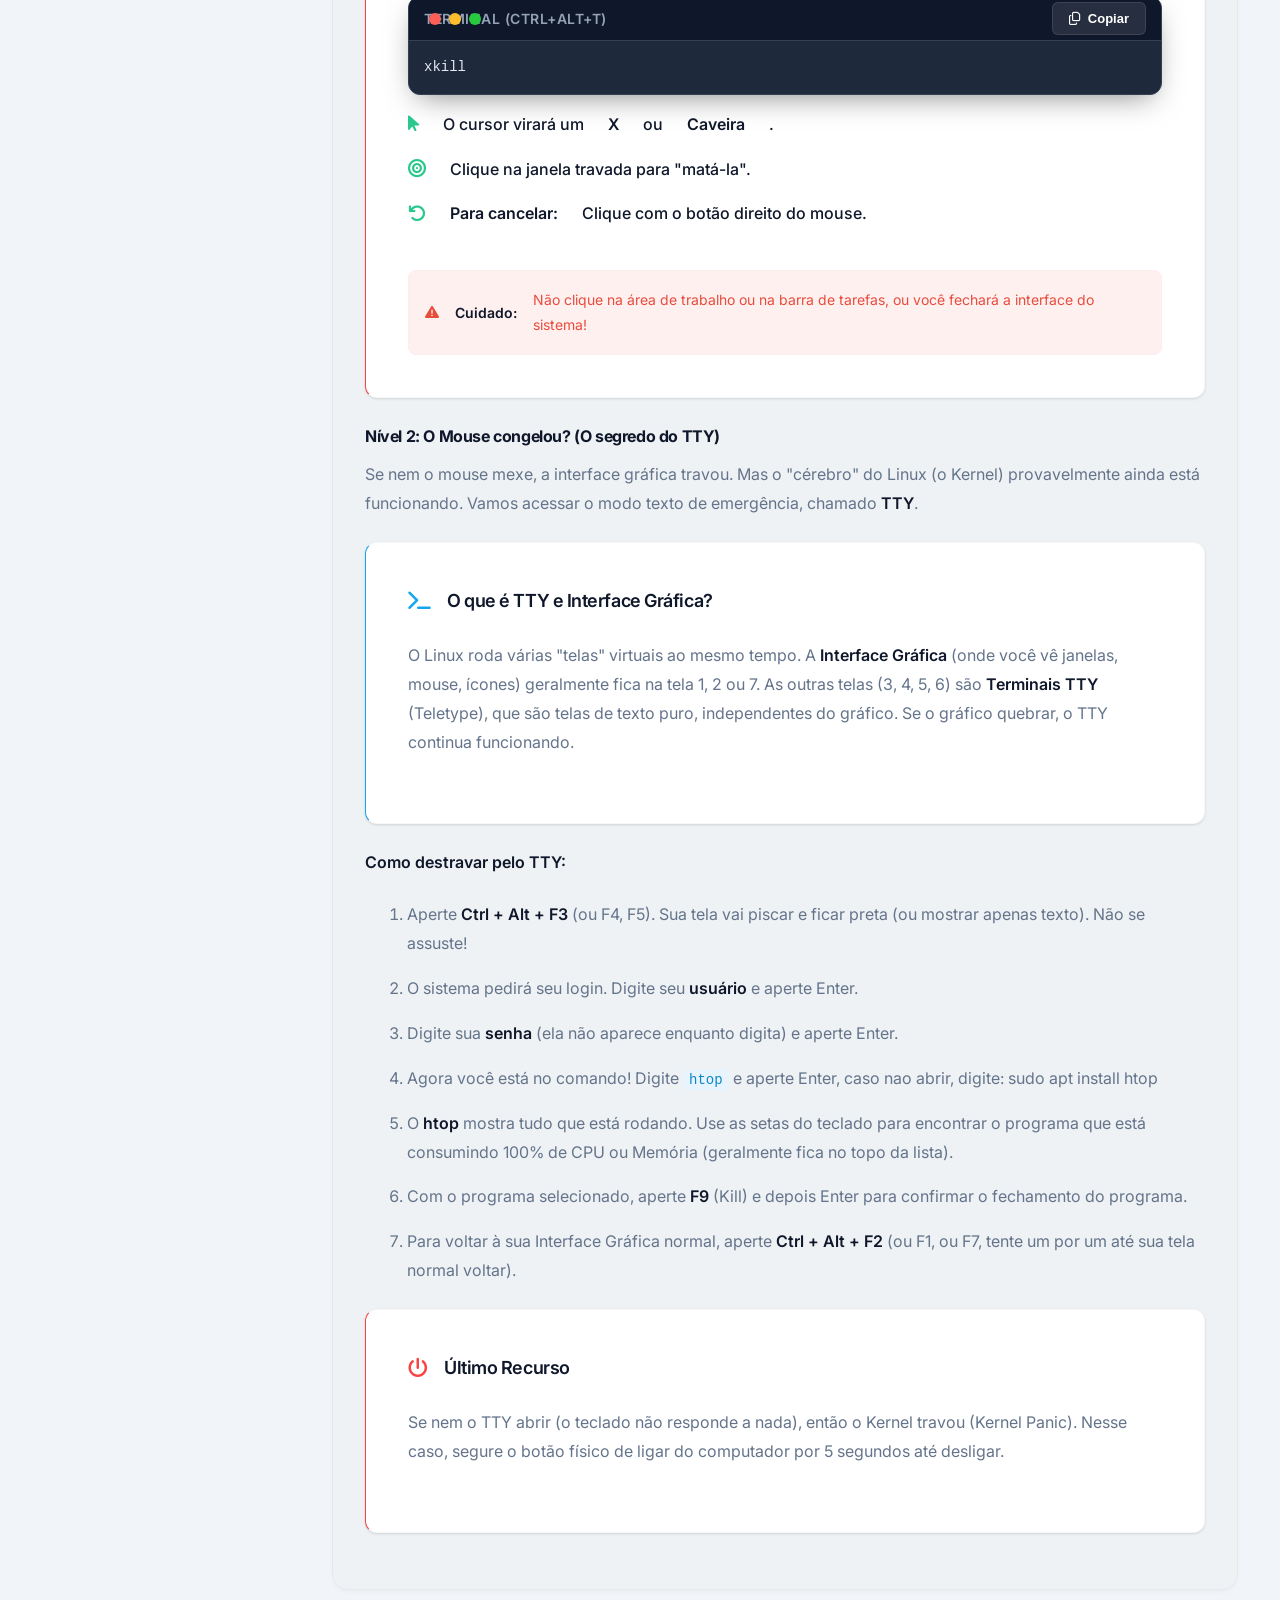
<file: documentation.html>
<!DOCTYPE html>
<html lang="pt-BR">
<head>
    <meta charset="UTF-8">
    <meta name="viewport" content="width=device-width, initial-scale=1.0">
    <title>Guia do Usuário - ZYO-OS</title>
    <meta name="theme-color" content="#0f172a">
    <link rel="stylesheet" href="style.css">
    <link href="https://fonts.googleapis.com/css2?family=Inter:wght@400;500;600;700&family=Space+Grotesk:wght@700&display=swap" rel="stylesheet">
    <link rel="stylesheet" href="https://cdnjs.cloudflare.com/ajax/libs/font-awesome/6.4.0/css/all.min.css">
</head>
<body>
    <!-- Sidebar Navigation -->
    <aside class="sidebar">
        <header class="sidebar-header">
            <div class="logo">
                <h1><i class="fab fa-linux"></i> ZYO-OS</h1>
                <p>Guia do Usuário</p>
            </div>
        </header>
        
        <nav class="main-nav">
            <ul class="nav-menu">
                <li>
                    <a href="index.html" class="nav-item">
                        <i class="fas fa-arrow-left"></i> <span>Voltar ao Início</span>
                    </a>
                </li>
                <li>
                    <a href="#intro" class="nav-item active">
                        <i class="fas fa-book-open"></i> <span>Bem-vindo(a)!</span>
                    </a>
                </li>
                <li>
                    <a href="#linux-explained" class="nav-item">
                        <i class="fas fa-lightbulb"></i> <span>O que é Linux?</span>
                    </a>
                </li>
                <li>
                    <a href="#privacy" class="nav-item">
                        <i class="fas fa-user-shield"></i> <span>Por que Privacidade?</span>
                    </a>
                </li>
                <li>
                    <a href="#metaphors" class="nav-item">
                        <i class="fas fa-puzzle-piece"></i> <span>Entendendo o Computador</span>
                    </a>
                </li>
                <li>
                    <a href="#filesystem" class="nav-item">
                        <i class="fas fa-folder-tree"></i> <span>Onde estão meus arquivos?</span>
                    </a>
                </li>
                <li>
                    <a href="#software" class="nav-item">
                        <i class="fas fa-shopping-bag"></i> <span>Instalando Programas</span>
                    </a>
                </li>
                <li>
                    <a href="#shortcuts" class="nav-item">
                        <i class="fas fa-keyboard"></i> <span>Atalhos de Mestre</span>
                    </a>
                </li>
                <li>
                    <a href="#glossary" class="nav-item">
                        <i class="fas fa-language"></i> <span>Dicionário "Technês"</span>
                    </a>
                </li>
                <li>
                    <a href="#daily-tips" class="nav-item">
                        <i class="fas fa-star"></i> <span>Dicas de Ouro</span>
                    </a>
                </li>
                <li>
                    <a href="#troubleshooting" class="nav-item">
                        <i class="fas fa-life-ring"></i> <span>Resolução de Problemas</span>
                    </a>
                </li>
            </ul>
        </nav>
    </aside>

    <!-- Main Content -->
    <main class="main-content">
        <div class="content-wrapper">
            
            <!-- Intro -->
            <section id="intro" class="content-section">
                <header class="section-header">
                    <h1><i class="fas fa-hand-holding-heart"></i> Boas Vindas ao ZYO-OS</h1>
                    <p class="section-subtitle">Um guia simples, humano e sem termos complicados, para você entender seu computador e seu novo sistema operacional.</p>
                </header>
                
                <div class="section-content">
                    <article class="info-card info">
                        <header class="info-card-header">
                            <i class="fas fa-smile"></i>
                            <h3>Para quem é este guia?</h3>
                        </header>
                        <p>Se você está começando agora no mundo GNU/Linux ou entendendo melhor sistemas operacionais, ou acha que "Linux" é coisa de hacker, ou... se tem medo de apertar o botão errado e "quebrar" o computador, este guia é para você.</p>
                        <br>
                        <p>O <strong>ZYO-OS</strong> foi criado pensando em <strong>simplicidade</strong>, <strong>segurança</strong> e <strong>privacidade</strong>. Criado com a meta de ser <strong>simples</strong> para que o usuário saiba exatamente o que está utilizando como sistema operacional, então... não espere um SO "Gamer", nem muito "ultra moderno", cheio dos detalhes, ajustes e configurações. o ZYO-OS é um sistema operacional simples e que funciona! O nosso público é o de pessoas que buscam simplicidade e principalmente <strong>estabilidade!</strong>. 
                        <br><br>
                        <p>Então sendo essa a nossa filosofia, explicarei nesse guia como quase tudo funciona, usando exemplos do dia a dia e uma linguagem acessível e simples.</p>
                    </article>
                </div>
            </section>

            <!-- Linux Explained -->
            <section id="linux-explained" class="content-section">
                <header class="section-header">
                    <h1><i class="fab fa-linux"></i> O que é esse tal de Linux?</h1>
                    <p class="section-subtitle">Esqueça os códigos e nomes complexos! Vamos falar de carros e casas.</p>
                </header>

                <div class="section-content">
                    <article class="step-card">
                        <header class="step-card-header">
                            <div class="step-title">
                                <h3>A Metáfora da Casa Própria</h3>
                            </div>
                        </header>
                        <div class="step-card-content">
                            <p>Imagine que os outros sistemas operacionais que não são do tipo "Linux", são como quartos de hotel. Eles são bonitos, confortáveis, estáveis, e com todo o suporte necessário, <strong>MAS</strong>: você não é dono de verdade. Você não pode derrubar uma parede, mudar a encanação ou saber se há câmeras escondidas nos espelhos. Você apenas paga para usar (com dinheiro ou com seus dados).</p>
                            <p>O <strong>Linux</strong> (e o ZYO-OS) é como ter sua <strong>Casa Própria</strong>. Você recebe a chave, a escritura e a planta da casa. Se quiser pintar a parede de roxo, você pode. Se quiser construir um segundo andar, você pode. E o mais importante: você tem certeza de que ninguém está te espionando, porque você pode verificar cada tijolo (ou digamos que os vizinhos estão sempre de olho em possíveis rachaduras nessa "casa", as pessoas da comunidade sempre estão atentas a possíveis problemas, bugs ou coisas que podem "estragar" sua experiência, fazem isto de forma <strong>Voluntária!</strong> Lendo e verificando cada código presente nos repositórios oficiais).</p>
                        </div>
                    </article>

                    <article class="info-card success">
                        <header class="info-card-header">
                            <i class="fas fa-check"></i>
                            <h3>Por que é gratuito? (A Revolução do Código Aberto)</h3>
                        </header>
                        <p>Muitas pessoas estranham: "Se é tão bom, por que é de graça? Onde está a pegadinha?". A resposta está na história da computação e em uma filosofia chamada <strong>Software Livre</strong>.</p>
                        
                        <h4 style="margin-top: 15px; margin-bottom: 10px; color: var(--text-dark); font-weight: 600;">1. A Filosofia GNU e a Liberdade</h4>
                        <p>Na década de 80, Richard Stallman iniciou o <strong>Projeto GNU</strong>. Ele acreditava que o software deveria ser livre. Não necessariamente "grátis" (você pode cobrar por suporte ou os usuários podem fazer doações aos projetos de código aberto), mas livre no sentido de <strong>liberdade</strong>.</p>
                        <p>Naquela época, as empresas começaram a fechar o código dos programas, impedindo que os usuários consertassem erros ou adaptassem o software. Stallman viu isso como um problema ético: o usuário se tornava refém da empresa. O Projeto GNU nasceu para criar um sistema operacional completo onde o usuário tivesse total soberania.</p>
                        <p>Para proteger essa ideia, ele criou a licença <strong>GPL (General Public License)</strong>. Ela funciona como uma "Constituição do Software": garante que qualquer pessoa tenha o direito de ver o código-fonte (a receita), modificar, melhorar e redistribuir. A regra de ouro é: se você melhorar o código e distribuir, deve manter a mesma liberdade para os próximos usuários.</p>

                        <h4 style="margin-top: 15px; margin-bottom: 10px; color: var(--text-dark); font-weight: 600;">2. O Fator Linus Torvalds</h4>
                        <p>Em 1991, um estudante finlandês chamado <strong>Linus Torvalds</strong> criou um pequeno núcleo de sistema (Kernel) como um hobby. Ele queria algo potente como o UNIX, mas que rodasse em seu computador pessoal.</p>
                        <p>O projeto GNU já tinha quase todas as peças de um sistema (editor de texto, compilador, shell), mas faltava a peça central: o Kernel (o coração). Linus Torvalds, sem saber, preencheu essa lacuna. A união das ferramentas do GNU com o Kernel do Linux criou o sistema operacional que usamos hoje, tecnicamente chamado de <strong>GNU/Linux</strong>.</p>
                        <p>Linus tomou uma decisão histórica ao lançar seu código sob a licença GPL. Ele percebeu que, ao abrir o código, milhares de programadores ao redor do mundo poderiam corrigir erros e adicionar melhorias muito mais rápido do que ele faria sozinho. O Linux se tornou um patrimônio comum da humanidade, mantido por uma comunidade global e até por empresas concorrentes que colaboram na mesma base.</p>

                        <h4 style="margin-top: 15px; margin-bottom: 10px; color: var(--text-dark); font-weight: 600;">3. A Diferença entre "Preço" e "Liberdade"</h4>
                        <p>Em inglês, a palavra "Free" causa confusão pois significa tanto "Grátis" quanto "Livre". Para entender o Linux, precisamos separar esses conceitos:</p>
                        <ul style="margin-bottom: 15px;">
                            <li><strong>Gratuito (Preço Zero):</strong> Assim como um brinde que você ganha. Você não paga, mas não tem controle sobre como foi feito.</li>
                            <li><strong>Livre (Liberdade de Expressão):</strong> Assim como a liberdade de falar ou de ir e vir. Você tem o direito de estudar como o sistema funciona, modificá-lo para suas necessidades e compartilhar com seus amigos.</li>
                        </ul>
                        <p><strong>A Metáfora do Carro:</strong> Imagine ganhar um carro. Se ele for apenas "grátis", você pode dirigir, mas o capô vem soldado. Se quebrar, você é obrigado a levar na concessionária autorizada. Mas se ele for "livre" (como o Linux), você recebe o carro, as chaves, o manual completo de engenharia e a permissão para abrir o capô, trocar o motor, pintar de outra cor e até construir um carro novo partindo deste "carro" inicial.</p>
                        <p>O ZYO-OS é ambos. Você não paga nada para baixar (Gratuito) e tem total controle sobre o que roda na sua máquina (Livre).</p>
                        
                        <h4 style="margin-top: 15px; margin-bottom: 10px; color: var(--text-dark); font-weight: 600;">Por que o ZYO-OS modifica o Debian?</h4>
                        <p>O Debian é um dos sistemas mais estáveis e seguros do mundo (usado até na Estação Espacial Internacional!). Porém, ele vem "cru" e pode ser técnico demais para configurar.</p>
                        <p><strong>A missão do ZYO-OS:</strong> Nós pegamos essa base indestrutível do Debian e construímos uma "casa" confortável em cima dela. Ajustamos as configurações, instalamos proteções de privacidade e simplificamos a interface para que crianças e idosos possam usar o poder do Linux sem precisar entender de engenharia.</p>
                    </article>

                    <article class="step-card">
                        <header class="step-card-header">
                            <div class="step-title">
                                <h3>Mitos vs. Realidade</h3>
                            </div>
                        </header>
                        <div class="step-card-content">
                            <ul class="feature-list">
                                <li>❌ <strong>Mito:</strong> "Linux é difícil e é só para programadores."</li>
                                <li>✅ <strong>Realidade:</strong> Se você sabe usar um celular Android (que é Linux!), ou um computador, ou se quer aprender a usar, você sabe usar o ZYO-OS. A maioria das coisas é feita com simples cliques.</li>
                                <li>❌ <strong>Mito:</strong> "Não tem jogos nem pacote Office."</li>
                                <li>✅ <strong>Realidade:</strong> A Steam roda milhares de jogos no Linux (As vezes até com performance superior). O LibreOffice abre e salva arquivos do Word e Excel perfeitamente, para edições de imagem pode usar o GIMP, etc.</li>
                                <li>❌ <strong>Mito:</strong> "Preciso usar o terminal para tudo... (aquela tela preta, letras verdes, com uns nomes aleatórios, códigos e comandos)"</li>
                                <li>✅ <strong>Realidade:</strong> Hoje em dia, instalar programas, atualizar o sistema e configurar impressoras pode ser feito 100% visualmente, como baixar aplicativos da play store ou app store. O terminal é poderoso, auxilia bastante quem quer ir direto ao ponto, mas extremamente opcional.</li>
                                <li>❌ <strong>Mito:</strong> "Meus arquivos do Windows não vão abrir."</li>
                                <li>✅ <strong>Realidade:</strong> Linux lê nativamente arquivos de música, vídeo, PDF e imagens. Discos externos e Pen Drives formatados no Windows funcionam na hora.</li>
                            </ul>
                        </div>
                    </article>

                    <article class="info-card info">
                        <header class="info-card-header">
                            <i class="fas fa-shield-virus"></i>
                            <h3>E os vírus? Preciso de Antivírus?</h3>
                        </header>
                        <p>Eo outros sistemas operacionais, vírus são como gripes: fáceis de pegar. No Linux, a estrutura é diferente. Para um vírus funcionar, ele precisaria da sua senha de administrador ("Sudo") e da sua permissão explícita. Por isso, <strong>antivírus pesados são desnecessários</strong> no ZYO-OS. O melhor antivírus aqui é o bom senso: não digite sua senha para instalar ou rodar programas estranhos.</p>
                    </article>
                </div>
            </section>

            <!-- Privacy -->
            <section id="privacy" class="content-section">
                <header class="section-header">
                    <h1><i class="fas fa-user-secret"></i> Por que <strong>Privacidade Importa?</strong></h1>
                    <p class="section-subtitle">"Eu não tenho nada a esconder" — Será mesmo?</p>
                </header>

                <div class="section-content">
                    <article class="step-card">
                        <header class="step-card-header">
                            <div class="step-title">
                                <h3>A Casa de Vidro</h3>
                            </div>
                        </header>
                        <div class="step-card-content">
                            <p>Imagine viver em uma casa onde todas as paredes são de vidro transparente. Qualquer pessoa na rua pode ver o que você come, que horas vai dormir, o que assiste na TV e com quem conversa.</p>
                            <p>Isso é o que acontece na maioria dos sistemas modernos. Eles coletam "telemetria" (dados de uso). Eles sabem onde você clica, o que você pesquisa, sabem seus interesses e onde você está.</p>
                            <p><strong>O ZYO-OS troca as paredes de vidro para paredes de tijolos e coloca cortinas nessa casa.</strong> Nós acreditamos que o que você faz no seu computador diz respeito apenas a você. Sem rastreadores, sem envio de dados para empresas, sem "espiões" digitais, sem vender seus gostos pessoais para empresas lhe ofertarem coisas (anúncios).</p>
                        </div>
                    </article>
                </div>
            </section>

            <!-- Metaphors -->
            <section id="metaphors" class="content-section">
                <header class="section-header">
                    <h1><i class="fas fa-puzzle-piece"></i> Entendendo as Peças</h1>
                    <p class="section-subtitle">Traduzindo os componentes do computador para o mundo real.</p>
                </header>

                <div class="section-content">
                    <div class="features-grid" style="display: grid; grid-template-columns: repeat(auto-fit, minmax(300px, 1fr)); gap: 20px;">
                        <article class="feature-card">
                            <div class="feature-icon"><i class="fas fa-microchip"></i></div>
                            <h3>Hardware = O Terreno</h3>
                            <p>É a parte física. O processador, a memória, o disco, ou seja: o computador, o monitor, a impressora e etc. É onde a casa é construída.</p>
                        </article>

                        <article class="feature-card">
                            <div class="feature-icon"><i class="fas fa-watch"></i></div>
                            <h3>Software = O que você utiliza</h3>
                            <p>É a parte digital da coisa. Os programas que você instala, os aplicativos que rodam. É o que você vê e usa, como a calculadora ou o navegador por exemplo.</p>
                        </article>

                        <article class="feature-card">
                            <div class="feature-icon"><i class="fas fa-cogs"></i></div>
                            <h3>Kernel = A Fundação</h3>
                            <p>É a base de concreto e as vigas. Você não vê, mas é o que segura a casa em pé. O Kernel Linux conversa com o hardware para que tudo funcione.</p>
                        </article>

                        <article class="feature-card">
                            <div class="feature-icon"><i class="fas fa-desktop"></i></div>
                            <h3>Interface = A Decoração</h3>
                            <p>É o que você vê. As janelas, os ícones, o papel de parede. No Linux, você pode trocar toda a decoração (usar GNOME ou XFCE) sem ter que derrubar a casa.</p>
                        </article>

                        <article class="feature-card">
                            <div class="feature-icon"><i class="fas fa-shopping-basket"></i></div>
                            <h3>Repositório = O Supermercado</h3>
                            <p>Em outros sistemas operacionais, você baixa programas de qualquer site (perigoso). No Linux, temos o "Repositório": um supermercado oficial onde todos os produtos (apps) podem ser obtidos, de forma grátis, que foram testados e são seguros.</p>
                        </article>

                        <article class="feature-card">
                            <div class="feature-icon"><i class="fas fa-memory"></i></div>
                            <h3>Memória RAM = A Mesa de Trabalho</h3>
                            <p>É onde você coloca as coisas que está usando <em>agora</em>. Se a mesa é pequena (pouca RAM), você precisa guardar coisas no armário para abrir outras, o que deixa tudo lento. Ao desligar o PC (computador), a mesa é limpa.</p>
                        </article>

                        <article class="feature-card">
                            <div class="feature-icon"><i class="fas fa-hdd"></i></div>
                            <h3>HD/SSD = O Armário de Arquivos</h3>
                            <p>É onde seus arquivos ficam guardados para sempre (fotos, documentos). Mesmo desligando a luz (energia), eles continuam lá, seguros dentro das gavetas.</p>
                        </article>
                    </div>
                </div>
            </section>

            <!-- Filesystem -->
            <section id="filesystem" class="content-section">
                <header class="section-header">
                    <h1><i class="fas fa-folder-tree"></i> Onde estão meus arquivos?</h1>
                    <p class="section-subtitle">Em outros sistemas operacionais, por exemplo, temos C:, D:, E:... No Linux, temos uma Árvore.</p>
                </header>

                <div class="section-content">
                    <article class="step-card">
                        <header class="step-card-header">
                            <div class="step-title">
                                <h3>A Raiz (/) de Tudo</h3>
                            </div>
                        </header>
                        <div class="step-card-content">
                            <p>Imagine o Linux como um prédio gigante. A entrada principal é a <strong>Raiz</strong> (representada por uma barra <code>/</code>). Tudo está dentro desse prédio.</p>
                            <ul class="feature-list">
                                <li><code>:/</code> <strong>(Raiz):</strong> O saguão do prédio. Só o síndico (Root) manda aqui.</li>
                                <li><code>/home</code> <strong>(Apartamentos):</strong> É onde moram os usuários. Dentro de <code>/home/voce</code> estão seus Documentos, Fotos e Downloads. É o único lugar onde você pode bagunçar à vontade.</li>
                                <li><code>/bin</code> <strong>(Ferramentas):</strong> Onde ficam os programas essenciais (como o martelo e a chave de fenda do sistema).</li>
                                <li><code>/etc</code> <strong>(Administração):</strong> Onde ficam as regras do condomínio (arquivos de configuração).</li>
                                <li><code>/tmp</code> <strong>(Lixeira Temporária):</strong> Uma área de rascunho. Tudo que é colocado aqui é apagado automaticamente quando você reinicia o PC.</li>
                                <li><code>/usr</code> <strong>(Programas):</strong> É onde a maioria dos aplicativos "mora". É como a pasta "Arquivos de Programas x86".</li>
                            </ul>
                        </div>
                    </article>

                    <article class="info-card tip">
                        <header class="info-card-header">
                            <i class="fas fa-usb"></i>
                            <h3>E o meu Pen Drive? (C: D:)</h3>
                        </header>
                        <p>No Linux, não existem letras de unidade. Quando você coloca um Pen Drive no computador, ele é "montado" (conectado) dentro de uma pasta, geralmente em <code>/media/nome_do_usuario/PenDrive</code>. É como se uma nova sala aparecesse magicamente no seu apartamento.</p>
                    </article>
                </div>
            </section>

            <!-- Software -->
            <section id="software" class="content-section">
                <header class="section-header">
                    <h1><i class="fas fa-shopping-bag"></i> Instalando Programas</h1>
                    <p class="section-subtitle">Esqueça o "baixar instalador do site". Aqui é mais seguro.</p>
                </header>

                <div class="section-content">
                    <div class="features-grid" style="display: grid; grid-template-columns: repeat(auto-fit, minmax(300px, 1fr)); gap: 20px;">
                        <article class="feature-card">
                            <div class="feature-icon"><i class="fas fa-store"></i></div>
                            <h3>A Loja (App Store)</h3>
                            <p>Assim como no seu celular, o ZYO-OS tem uma loja de aplicativos. É o jeito mais fácil e seguro. Você abre, pesquisa "Spotify" ou "VLC", clica em instalar e pronto. Sem "Avançar, Avançar, Aceito, Instalar barra de ferramentas".</p>
                        </article>

                        <article class="feature-card">
                            <div class="feature-icon"><i class="fas fa-box"></i></div>
                            <h3>Arquivos: .tar.gz (tarball), .deb ou .appimage</h3>
                            <p>No Linux, também é possível baixar um instalador de programas, porém são vários tipos, como os arquivos .tag.gz que requerem certo conhecimento para compilar o programa(nada de outro mundo, mas requer usar o terminal), Mas não se assuste: você também você pode baixar os pacotes .deb para instalar (do tipo só clicar no botão next, ou próximo até instalar), ou usar os .appimage que rodam diretamente sem precisar instalar nada no seu computador.</p>
                        </article>

                        <article class="feature-card">
                            <div class="feature-icon"><i class="fas fa-terminal"></i></div>
                            <h3>O Terminal (APT)</h3>
                            <p>É o jeito "express". Em vez de abrir a loja, pesquisar e clicar, você dá uma ordem direta ao estoquista:</p>
                            <div class="code-inline"><code>sudo apt install vlc</code></div>
                            <p>O sistema vai no depósito oficial, pega o pacote seguro e instala para você em segundos.</p>
                        </article>
                    </div>
                    
                    <article class="info-card warning">
                        <header class="info-card-header">
                            <i class="fas fa-ban"></i>
                            <h3>Arquivos .EXE funcionam?</h3>
                        </header>
                        <p>Nativamente, não. O Linux usa pacotes <code>.deb</code> (como se fossem os .exe do Debian). Existem formas de rodar programas de Windows (usando Wine), mas sempre prefira a versão feita para Linux. É mais rápida e estável.</p>
                    </article>
                </div>
            </section>

            <!-- Shortcuts -->
            <section id="shortcuts" class="content-section">
                <header class="section-header">
                    <h1><i class="fas fa-keyboard"></i> Atalhos de Mestre</h1>
                    <p class="section-subtitle">Pequenos truques que fazem você parecer um hacker de filmes.</p>
                </header>

                <div class="section-content">
                    <div class="faq-grid">
                        <div class="faq-item" style="display: flex; align-items: center; gap: 15px;">
                            <div style="background: #e2e8f0; padding: 10px 15px; border-radius: 8px; font-weight: bold; border-bottom: 4px solid #cbd5e1;">Super</div>
                            <div>
                                <strong>A Tecla "Windows"</strong>
                                <p style="margin:0; font-size: 14px; color: var(--text-muted);">Abre o menu de aplicativos ou a visão geral das atividades.</p>
                            </div>
                        </div>
                        
                        <div class="faq-item" style="display: flex; align-items: center; gap: 15px;">
                            <div style="background: #e2e8f0; padding: 10px 15px; border-radius: 8px; font-weight: bold; border-bottom: 4px solid #cbd5e1;">Alt + Tab</div>
                            <div>
                                <strong>Alternar Janelas</strong>
                                <p style="margin:0; font-size: 14px; color: var(--text-muted);">Muda rapidamente entre os programas abertos.</p>
                            </div>
                        </div>

                        <div class="faq-item" style="display: flex; align-items: center; gap: 15px;">
                            <div style="background: #e2e8f0; padding: 10px 15px; border-radius: 8px; font-weight: bold; border-bottom: 4px solid #cbd5e1;">Ctrl + Alt + T</div>
                            <div>
                                <strong>Abrir Terminal</strong>
                                <p style="margin:0; font-size: 14px; color: var(--text-muted);">O atalho universal para chamar a tela preta.</p>
                            </div>
                        </div>

                        <div class="faq-item" style="display: flex; align-items: center; gap: 15px;">
                            <div style="background: #e2e8f0; padding: 10px 15px; border-radius: 8px; font-weight: bold; border-bottom: 4px solid #cbd5e1;">PrtSc</div>
                            <div>
                                <strong>Print Screen</strong>
                                <p style="margin:0; font-size: 14px; color: var(--text-muted);">Tira uma foto da tela. No GNOME, abre uma ferramenta de captura avançada.</p>
                            </div>
                        </div>

                        <div class="faq-item" style="display: flex; align-items: center; gap: 15px;">
                            <div style="background: #e2e8f0; padding: 10px 15px; border-radius: 8px; font-weight: bold; border-bottom: 4px solid #cbd5e1;">Super + L</div>
                            <div>
                                <strong>Bloquear Tela</strong>
                                <p style="margin:0; font-size: 14px; color: var(--text-muted);">Vai sair para o café? Bloqueie o PC instantaneamente (Lock).</p>
                            </div>
                        </div>

                        <div class="faq-item" style="display: flex; align-items: center; gap: 15px;">
                            <div style="background: #e2e8f0; padding: 10px 15px; border-radius: 8px; font-weight: bold; border-bottom: 4px solid #cbd5e1;">Alt + F4</div>
                            <div>
                                <strong>Fechar Janela</strong>
                                <p style="margin:0; font-size: 14px; color: var(--text-muted);">O clássico atalho para fechar o programa atual.</p>
                            </div>
                        </div>

                        <div class="faq-item" style="display: flex; align-items: center; gap: 15px;">
                            <div style="background: #e2e8f0; padding: 10px 15px; border-radius: 8px; font-weight: bold; border-bottom: 4px solid #cbd5e1;">Ctrl + F</div>
                            <div>
                                <strong>Localizar</strong>
                                <p style="margin:0; font-size: 14px; color: var(--text-muted);">Funciona em quase tudo: navegador, editor de texto, gerenciador de arquivos.</p>
                            </div>
                        </div>

                        <div class="faq-item" style="display: flex; align-items: center; gap: 15px;">
                            <div style="background: #e2e8f0; padding: 10px 15px; border-radius: 8px; font-weight: bold; border-bottom: 4px solid #cbd5e1;">Super + D</div>
                            <div>
                                <strong>Mostrar Área de Trabalho</strong>
                                <p style="margin:0; font-size: 14px; color: var(--text-muted);">Minimiza todas as janelas para você ver o desktop limpo. Aperte de novo para voltar.</p>
                            </div>
                        </div>

                        <div class="faq-item" style="display: flex; align-items: center; gap: 15px;">
                            <div style="background: #e2e8f0; padding: 10px 15px; border-radius: 8px; font-weight: bold; border-bottom: 4px solid #cbd5e1;">Super + Setas</div>
                            <div>
                                <strong>Organizar Janelas</strong>
                                <p style="margin:0; font-size: 14px; color: var(--text-muted);">Seta para Esquerda/Direita divide a tela ao meio. Seta para Cima maximiza.</p>
                            </div>
                        </div>

                        <div class="faq-item" style="display: flex; align-items: center; gap: 15px;">
                            <div style="background: #e2e8f0; padding: 10px 15px; border-radius: 8px; font-weight: bold; border-bottom: 4px solid #cbd5e1;">Ctrl + Shift + T</div>
                            <div>
                                <strong>Reabrir Aba Fechada</strong>
                                <p style="margin:0; font-size: 14px; color: var(--text-muted);">Fechou sem querer? Isso salva vidas no navegador e no terminal.</p>
                            </div>
                        </div>

                        <div class="faq-item" style="display: flex; align-items: center; gap: 15px;">
                            <div style="background: #e2e8f0; padding: 10px 15px; border-radius: 8px; font-weight: bold; border-bottom: 4px solid #cbd5e1;">Ctrl + H</div>
                            <div>
                                <strong>Ver Arquivos Ocultos</strong>
                                <p style="margin:0; font-size: 14px; color: var(--text-muted);">No gerenciador de arquivos, revela pastas que começam com "." (ponto).</p>
                            </div>
                        </div>

                        <div class="faq-item" style="display: flex; align-items: center; gap: 15px;">
                            <div style="background: #e2e8f0; padding: 10px 15px; border-radius: 8px; font-weight: bold; border-bottom: 4px solid #cbd5e1;">Alt + F2</div>
                            <div>
                                <strong>Executar Comando</strong>
                                <p style="margin:0; font-size: 14px; color: var(--text-muted);">Abre uma caixa rápida para digitar o nome de um programa e abrir sem mouse.</p>
                            </div>
                        </div>

                        <div class="faq-item" style="display: flex; align-items: center; gap: 15px;">
                            <div style="background: #e2e8f0; padding: 10px 15px; border-radius: 8px; font-weight: bold; border-bottom: 4px solid #cbd5e1;">Ctrl + L</div>
                            <div>
                                <strong>Limpar Terminal</strong>
                                <p style="margin:0; font-size: 14px; color: var(--text-muted);">Deixa a tela do terminal limpa, jogando o histórico para cima.</p>
                            </div>
                        </div>

                        <div class="faq-item" style="display: flex; align-items: center; gap: 15px;">
                            <div style="background: #e2e8f0; padding: 10px 15px; border-radius: 8px; font-weight: bold; border-bottom: 4px solid #cbd5e1;">Ctrl + W</div>
                            <div>
                                <strong>Fechar Aba</strong>
                                <p style="margin:0; font-size: 14px; color: var(--text-muted);">Fecha apenas a aba atual (navegador ou terminal), não a janela inteira.</p>
                            </div>
                        </div>
                        <div class="faq-item" style="display: flex; align-items: center; gap: 15px;">
                            <div style="background: #e2e8f0; padding: 10px 15px; border-radius: 8px; font-weight: bold; border-bottom: 4px solid #cbd5e1;">Ctrl + C</div>
                            <div>
                                <strong>Cancelar Comando</strong>
                                <p style="margin:0; font-size: 14px; color: var(--text-muted);">Cancela um comando que está rodando no terminal.</p>
                            </div>
                        </div>
                    </div>
                </div>
            </section>

            <!-- Glossary -->
            <section id="glossary" class="content-section">
                <header class="section-header">
                    <h1><i class="fas fa-language"></i> Dicionário "Technês"</h1>
                    <p class="section-subtitle">Pequeno glossário para você não ficar perdido.</p>
                </header>

                <div class="section-content">
                    <div class="faq-grid">
                        <details class="faq-item">
                            <summary>O que é uma "Distro"?</summary>
                            <p>Abreviação de "Distribuição". O Linux é o motor (Kernel). Uma Distro é o carro completo (Motor + Bancos + Volante + Pintura). O ZYO-OS é uma Distro, assim como Ubuntu ou Fedora.</p>
                        </details>
                        <details class="faq-item">
                            <summary>O que é "Terminal"?</summary>
                            <p>É aquela tela preta com letras. Pense nele como enviar uma mensagem de texto direta para o computador, em vez de clicar em botões. É poderoso, mas no ZYO-OS você raramente precisará usá-lo.</p>
                        </details>
                        <details class="faq-item">
                            <summary>O que é "Sudo"?</summary>
                            <p>Significa "SuperUser DO" (Super Usuário Faça). É como a chave mestra do gerente. Quando o computador pede sua senha para instalar algo, ele está pedindo permissão de "Sudo" para garantir que é você mesmo.</p>
                        </details>
                        <details class="faq-item">
                            <summary>O que é "Open Source"?</summary>
                            <p>Código Aberto. Significa que a receita do bolo é pública. Isso garante segurança (muitos olhos vendo se não tem veneno) e evolução rápida.</p>
                        </details>
                        <details class="faq-item">
                            <summary>O que é um "Bug"?</summary>
                            <p>Em inglês significa "inseto". Na computação, é um erro ou falha no código de um programa. Não é um vírus! É apenas algo que não funcionou como deveria (como uma lâmpada que pisca).</p>
                        </details>
                        <details class="faq-item">
                            <summary>O que é "Driver"?</summary>
                            <p>É um "tradutor". O sistema operacional fala uma língua, e sua impressora fala outra. O Driver traduz os pedidos do sistema para que a impressora entenda e imprima.</p>
                        </details>
                        <details class="faq-item">
                            <summary>O que é "Root"?</summary>
                            <p>É o "Super Usuário" ou Administrador Supremo. É a conta que tem poder total sobre o sistema (pode apagar tudo). No ZYO-OS, usamos o comando <code>sudo</code> para pegar esses poderes emprestados apenas quando necessário.</p>
                        </details>
                        <details class="faq-item">
                            <summary>O que é "GUI"?</summary>
                            <p>Sigla para "Interface Gráfica do Usuário". É tudo aquilo que é visual: janelas, botões, ícones e mouse. O oposto da "Linha de Comando" (tela preta com letras).</p>
                        </details>
                        <details class="faq-item">
                            <summary>O que é "Live USB"?</summary>
                            <p>É uma forma mágica de testar o sistema sem instalar nada. O sistema roda direto do Pen Drive, sem mexer no seu HD. Se você tirar o Pen Drive e reiniciar, seu computador volta a ser exatamente como era antes.</p>
                        </details>
                        <details class="faq-item">
                            <summary>O que é "Bootloader" (GRUB)?</summary>
                            <p>É o "Porteiro" do seu computador. Quando você liga a máquina, ele é o primeiro a acordar e pergunta: "Em qual sistema você quer entrar hoje?".</p>
                        </details>
                        <details class="faq-item">
                            <summary>O que é "Dependência"?</summary>
                            <p>Imagine que você quer fazer um bolo (instalar um programa). A receita pede farinha e ovos. No Linux, o sistema é inteligente: se você pedir para instalar o "Bolo", ele baixa e instala a "Farinha" e os "Ovos" automaticamente para você.</p>
                        </details>
                        <details class="faq-item">
                            <summary>O que é "Partição"?</summary>
                            <p>É como dividir uma gaveta grande em vários compartimentos menores. O HD é a gaveta, e as partições são as divisórias para organizar as coisas (Sistema, Arquivos, Swap).</p>
                        </details>
                        <details class="faq-item">
                            <summary>O que é "Swap"?</summary>
                            <p>É uma "Memória de Emergência". Quando a memória RAM (mesa) fica cheia, o computador usa um pedacinho do HD (armário) para guardar coisas temporariamente e não travar.</p>
                        </details>
                        <details class="faq-item">
                            <summary>O que é "LTS"?</summary>
                            <p>Sigla para "Long Term Support" (Suporte de Longo Prazo). São versões do sistema feitas para durar anos sem precisar formatar. O ZYO-OS é baseado no Debian Stable, que é ultra LTS.</p>
                        </details>
                        <details class="faq-item">
                            <summary>O que é "Daemon"?</summary>
                            <p>Pronuncia-se "Dêmon". São programas "invisíveis" que trabalham nos bastidores. Enquanto você navega na internet, há um daemon cuidando do Wi-Fi, outro do som e outro da impressão.</p>
                        </details>
                        <details class="faq-item">
                            <summary>O que é "Montar" (Mount)?</summary>
                            <p>No Linux, não existem letras (C:, D:). Quando você espeta um Pen Drive, ele precisa ser "Montado" (encaixado) em uma pasta para ser acessado. Geralmente o sistema faz isso sozinho.</p>
                        </details>
                        <details class="faq-item">
                            <summary>O que é "Shell" (Bash)?</summary>
                            <p>É o "tradutor" do terminal. Você digita comandos em inglês, e o Shell traduz para linguagem de máquina. O Bash é o Shell padrão da maioria dos Linux.</p>
                        </details>
                        <details class="faq-item">
                            <summary>O que é "Kernel Panic"?</summary>
                            <p>É o equivalente à "Tela Azul" do Windows. Acontece quando o sistema encontra um erro tão grave que precisa parar tudo imediatamente para não estragar nada. É raro!</p>
                        </details>
                        <details class="faq-item">
                            <summary>O que é "Log"?</summary>
                            <p>É o "Diário de Bordo" do sistema. Tudo o que acontece (erros, conexões, instalações) é anotado em arquivos de texto. Se algo der errado, a resposta geralmente está nos logs.</p>
                        </details>
                    </div>
                </div>
            </section>

            <!-- Daily Tips -->
            <section id="daily-tips" class="content-section">
                <header class="section-header">
                    <h1><i class="fas fa-star"></i> Dicas de Ouro para o Dia a Dia</h1>
                    <p class="section-subtitle">Pequenos hábitos que mantêm seu PC saudável e rápido.</p>
                </header>

                <div class="section-content">
                    <div class="features-grid" style="display: grid; grid-template-columns: repeat(auto-fit, minmax(300px, 1fr)); gap: 20px;">
                        <article class="info-card tip">
                            <header class="info-card-header">
                                <i class="fas fa-sync-alt"></i>
                                <h3>Atualize Sempre</h3>
                            </header>
                            <p>Atualizações no Linux não servem apenas para mudar o visual, elas fecham buracos de segurança. É como vacina: mantenha em dia.</p>
                        </article>

                        <article class="info-card warning">
                            <header class="info-card-header">
                                <i class="fas fa-download"></i>
                                <h3>Instale da Loja</h3>
                            </header>
                            <p>Evite baixar programas de sites aleatórios na internet (como se fazia no Windows). Use a "Loja de Aplicativos" ou o terminal. É garantia de que o software é original e sem vírus.</p>
                        </article>

                        <article class="info-card info">
                            <header class="info-card-header">
                                <i class="fas fa-power-off"></i>
                                <h3>Desligue Corretamente</h3>
                            </header>
                            <p>Nunca desligue puxando da tomada! O sistema precisa "arrumar a casa" antes de sair. Puxar da tomada pode corromper seus arquivos (bagunçar o armário).</p>
                        </article>

                        <article class="info-card dark">
                            <header class="info-card-header">
                                <i class="fas fa-history"></i>
                                <h3>Tenha uma Máquina do Tempo</h3>
                            </header>
                            <p>Use programas como o <strong>Timeshift</strong>. Ele tira uma "foto" do seu sistema. Se uma atualização quebrar algo, você pode "voltar no tempo" para quando tudo funcionava, em segundos.</p>
                        </article>
                    </div>
                </div>
            </section>

            <!-- Troubleshooting -->
            <section id="troubleshooting" class="content-section">
                <header class="section-header">
                    <h1><i class="fas fa-life-ring"></i> Resolução de Problemas</h1>
                    <p class="section-subtitle">Algo deu errado? Calma, vamos resolver.</p>
                </header>

                <div class="section-content">
                    <article class="step-card">
                        <header class="step-card-header">
                            <div class="step-title">
                                <h3>O computador travou? (Guia de Sobrevivência)</h3>
                            </div>
                        </header>
                        <div class="step-card-content">
                            <p>Diferente de outros sistemas, no Linux raramente o sistema todo trava. Geralmente é apenas um programa específico que parou de responder, enquanto o resto continua funcionando.</p>
                            
                            <h4 class="mt-3" style="color: var(--text-dark); margin-bottom: 15px;">Nível 1: O Mouse ainda mexe?</h4>
                            <p class="mb-3">Se o mouse mexe, o sistema está vivo! Você tem duas opções para fechar o programa travado:</p>

                            <!-- Opção 1 -->
                            <div class="info-card info mb-3">
                                <header class="info-card-header">
                                    <i class="fas fa-window-close"></i>
                                    <h4>Opção 1: Método Visual</h4>
                                </header>
                                <p>Ideal para iniciantes. Funciona como o "Gerenciador de Tarefas".</p>
                                <ol class="feature-list" style="margin-top: 10px;">
                                    <li>Abra o menu e procure por <strong>"Monitor do Sistema"</strong>.</li>
                                    <li>Encontre o programa travado na lista.</li>
                                    <li>Clique com botão direito e escolha <strong>"Matar"</strong> (Kill).</li>
                                </ol>
                            </div>

                            <!-- Opção 2 -->
                            <div class="info-card warning">
                                <header class="info-card-header">
                                    <i class="fas fa-skull-crossbones"></i>
                                    <h4>Opção 2: O "Matador" Xkill (Avançado)</h4>
                                </header>
                                <p>Transforma seu mouse em uma arma para fechar janelas instantaneamente.</p>
                                
                                <div class="code-block" style="margin: 15px 0;">
                                    <header class="code-block-header" style="padding: 5px 15px; min-height: 40px;">
                                        <span class="code-block-title">Terminal (Ctrl+Alt+T)</span>
                                    </header>
                                    <pre style="padding: 15px;"><code>xkill</code></pre>
                                </div>

                                <ul class="checklist" style="margin-top: 0;">
                                    <li><i class="fas fa-mouse-pointer"></i> O cursor virará um <strong>X</strong> ou <strong>Caveira</strong>.</li>
                                    <li><i class="fas fa-bullseye"></i> Clique na janela travada para "matá-la".</li>
                                    <li><i class="fas fa-undo"></i> <strong>Para cancelar:</strong> Clique com o botão direito do mouse.</li>
                                </ul>

                                <div class="info-note" style="background: #fff0f0; color: var(--danger); border: 1px solid var(--danger-light);">
                                    <i class="fas fa-exclamation-triangle" style="color: var(--danger);"></i>
                                    <strong>Cuidado:</strong> Não clique na área de trabalho ou na barra de tarefas, ou você fechará a interface do sistema!
                                </div>
                            </div>

                            <h4 class="mt-3" style="color: var(--text-dark); margin-bottom: 10px;">Nível 2: O Mouse congelou? (O segredo do TTY)</h4>
                            <p>Se nem o mouse mexe, a interface gráfica travou. Mas o "cérebro" do Linux (o Kernel) provavelmente ainda está funcionando. Vamos acessar o modo texto de emergência, chamado <strong>TTY</strong>.</p>
                            
                            <div class="info-card info">
                                <header class="info-card-header">
                                    <i class="fas fa-terminal"></i>
                                    <h4>O que é TTY e Interface Gráfica?</h4>
                                </header>
                                <p>O Linux roda várias "telas" virtuais ao mesmo tempo. A <strong>Interface Gráfica</strong> (onde você vê janelas, mouse, ícones) geralmente fica na tela 1, 2 ou 7. As outras telas (3, 4, 5, 6) são <strong>Terminais TTY</strong> (Teletype), que são telas de texto puro, independentes do gráfico. Se o gráfico quebrar, o TTY continua funcionando.</p>
                            </div>

                            <p><strong>Como destravar pelo TTY:</strong></p>
                            <ol class="feature-list" style="list-style: decimal;">
                                <li>Aperte <strong>Ctrl + Alt + F3</strong> (ou F4, F5). Sua tela vai piscar e ficar preta (ou mostrar apenas texto). Não se assuste!</li>
                                <li>O sistema pedirá seu login. Digite seu <strong>usuário</strong> e aperte Enter.</li>
                                <li>Digite sua <strong>senha</strong> (ela não aparece enquanto digita) e aperte Enter.</li>
                                <li>Agora você está no comando! Digite <code>htop</code> e aperte Enter, caso nao abrir, digite: sudo apt install htop</li>
                                <li>O <strong>htop</strong> mostra tudo que está rodando. Use as setas do teclado para encontrar o programa que está consumindo 100% de CPU ou Memória (geralmente fica no topo da lista).</li>
                                <li>Com o programa selecionado, aperte <strong>F9</strong> (Kill) e depois Enter para confirmar o fechamento do programa.</li>
                                <li>Para voltar à sua Interface Gráfica normal, aperte <strong>Ctrl + Alt + F2</strong> (ou F1, ou F7, tente um por um até sua tela normal voltar).</li>
                            </ol>
                            
                            <div class="info-card warning">
                                <header class="info-card-header">
                                    <i class="fas fa-power-off"></i>
                                    <h4>Último Recurso</h4>
                                </header>
                                <p>Se nem o TTY abrir (o teclado não responde a nada), então o Kernel travou (Kernel Panic). Nesse caso, segure o botão físico de ligar do computador por 5 segundos até desligar.</p>
                            </div>
                        </div>
                    </article>

                    <article class="step-card">
                        <header class="step-card-header">
                            <div class="step-title">
                                <h3>Sem som?</h3>
                            </div>
                        </header>
                        <div class="step-card-content">
                            <p>Verifique se o volume não está "Mudo" no ícone de alto-falante perto do relógio. Clique nele e verifique se a "Saída" correta está selecionada (ex: Fones de Ouvido vs Alto-falantes).</p>
                        </div>
                    </article>

                    <article class="step-card">
                        <header class="step-card-header">
                            <div class="step-title">
                                <h3>A senha não aparece quando digito?</h3>
                            </div>
                        </header>
                        <div class="step-card-content">
                            <p>Isso é uma medida de segurança do Linux! Quando o terminal pede sua senha, <strong>nada vai aparecer na tela</strong> (nem bolinhas, nem asteriscos). Isso impede que alguém veja quantos caracteres tem sua senha. Continue digitando normalmente e aperte ENTER. Confie, ele está lendo.</p>
                        </div>
                    </article>

                    <article class="step-card">
                        <header class="step-card-header">
                            <div class="step-title">
                                <h3>Wi-Fi não conecta ou sumiu</h3>
                            </div>
                        </header>
                        <div class="step-card-content">
                            <p>Verifique se não há um botão físico no seu notebook que desliga o Wi-Fi (modo avião). No Linux, às vezes atualizações de Kernel podem afetar drivers de Wi-Fi muito novos. Reiniciar o computador geralmente resolve.</p>
                        </div>
                    </article>

                    <article class="step-card">
                        <header class="step-card-header">
                            <div class="step-title">
                                <h3>A impressora não funciona?</h3>
                            </div>
                        </header>
                        <div class="step-card-content">
                            <p>A maioria das impressoras modernas (HP, Epson, Brother) funciona automaticamente ao plugar o USB. Se não funcionar, vá em <strong>Configurações > Impressoras</strong> e clique em "Adicionar". O Linux já possui milhares de drivers ("tradutores") embutidos.</p>
                        </div>
                    </article>

                    <article class="step-card">
                        <header class="step-card-header">
                            <div class="step-title">
                                <h3>Erro na atualização ou "Pacotes Quebrados"?</h3>
                            </div>
                        </header>
                        <div class="step-card-content">
                            <p>Se você desligou o PC durante uma atualização ou a internet caiu, o gerenciador de pacotes pode travar. O terminal vai reclamar de "dpkg was interrupted".</p>
                            <p><strong>A Solução Mágica:</strong> Abra o terminal e digite:</p>
                            <div class="code-inline"><code>sudo dpkg --configure -a</code></div>
                            <p>Se não resolver, tente o "consertador universal":</p>
                            <div class="code-inline"><code>sudo apt --fix-broken install</code></div>
                        </div>
                    </article>

                    <article class="step-card">
                        <header class="step-card-header">
                            <div class="step-title">
                                <h3>A hora está errada (Dual Boot com Windows)?</h3>
                            </div>
                        </header>
                        <div class="step-card-content">
                            <p>Se você usa Windows e Linux no mesmo PC, a hora pode ficar mudando sozinha. Isso acontece porque o Linux usa o horário universal (UTC) na placa-mãe, e o Windows usa o horário local.</p>
                            <p>Para corrigir, force o Linux a usar o horário local como o Windows:</p>
                            <div class="code-inline"><code>timedatectl set-local-rtc 1</code></div>
                        </div>
                    </article>

                    <article class="step-card">
                        <header class="step-card-header">
                            <div class="step-title">
                                <h3>Baixei um programa (.AppImage) e não abre?</h3>
                            </div>
                        </header>
                        <div class="step-card-content">
                            <p>Arquivos <code>.AppImage</code> são como programas portáteis (não precisam instalar). Mas, por segurança, o Linux não deixa executar nada que você baixa da internet automaticamente.</p>
                            <p><strong>Como resolver:</strong> Clique com o botão direito no arquivo > Propriedades > Permissões > Marque a caixa <strong>"Permitir execução do arquivo como um programa"</strong>. Agora dê dois cliques!</p>
                        </div>
                    </article>

                    <article class="step-card">
                        <header class="step-card-header">
                            <div class="step-title">
                                <h3>O Pendrive não aparece?</h3>
                            </div>
                        </header>
                        <div class="step-card-content">
                            <p>Às vezes, ao plugar um disco externo, ele não abre a janela automaticamente. Abra o programa <strong>"Discos"</strong> (ou Gnome Disks). Ele mostra tudo que está conectado. Se o pendrive aparecer lá, clique no botão "Play" (triângulo) para montá-lo manualmente.</p>
                        </div>
                    </article>

                    <article class="step-card">
                        <header class="step-card-header">
                            <div class="step-title">
                                <h3>O sistema está lento?</h3>
                            </div>
                        </header>
                        <div class="step-card-content">
                            <p>Algo está comendo sua memória ou processador. Abra o aplicativo <strong>"Monitor do Sistema"</strong> (igual ao Gerenciador de Tarefas). Clique na coluna "CPU" ou "Memória" para ver quem é o culpado. Muitas vezes é apenas uma aba do navegador travada.</p>
                        </div>
                    </article>

                    <article class="info-card tip">
                        <header class="info-card-header">
                            <i class="fas fa-comment-dots"></i>
                            <h3>Ainda precisa de ajuda?</h3>
                        </header>
                        <p>A comunidade Linux é enorme e amigável. Pesquisar no Google "Como fazer X no Debian" geralmente traz a resposta exata que você precisa, pois o ZYO-OS é baseado no Debian.</p>
                    </article>
                </div>
            </section>

        </div>
    </main>

    <script src="script.js"></script>
</body>
</html>
</file>
<file: style.css>
/* ===================================
   RESET E VARIÁVEIS GLOBAIS
   =================================== */

:root {
    /* Cores principais */
    --primary: #15a6f0;
    --primary-dark: #0d87c5;
    --primary-light: #e8f4fd;
    --primary-gradient: linear-gradient(135deg, #15a6f0 0%, #0d87c5 100%);
    
    /*--secondary: #0d1b2a; ANTIGA */
    --secondary: #000c19;
    --secondary-light: #1a2b3d;
    
    /* Cores de feedback */
    --success: #2ac88d;
    --success-light: #e8f7f0;
    --warning: #fa4444;
    --warning-light: #fef0f0;
    --info: #f0b429;
    --info-light: #fef8e8;
    --danger: #e74c3c;
    --danger-light: #fdedec;
    
    /* Cores de fundo e texto */
    --bg-light: #f1f5f9;
    --bg-white: #dad5bd14;
    --bg-card: #ffffff;
    --bg-sidebar: #0d1b2a;
    
    --text-dark: #0f172a;
    --text-muted: #64748b;
    --text-light: #94a3b8;
    --text-white: #ffffff;
    
    /* Bordas e sombras */
    --border: #efefef;
    --border-light: #badcff;
    --border-radius: 12px;
    --border-radius-sm: 8px;
    
    --shadow-sm: 0 1px 3px 0 rgb(0 0 0 / 0.1), 0 1px 2px -1px rgb(0 0 0 / 0.1);
    --shadow-md: 0 4px 6px -1px rgb(0 0 0 / 0.1), 0 2px 4px -2px rgb(0 0 0 / 0.1);
    --shadow-lg: 0 10px 15px -3px rgb(0 0 0 / 0.1), 0 4px 6px -4px rgb(0 0 0 / 0.1);
    --shadow-primary: 0 10px 15px -3px rgba(21, 166, 240, 0.3);
    
    /* Espaçamentos */
    --spacing-xs: 8px;
    --spacing-sm: 16px;
    --spacing-md: 24px;
    --spacing-lg: 42px;
    --spacing-xl: 48px;
    --spacing-xxl: 64px;
    
    /* Transições */
    --transition-fast: 0.2s ease;
    --transition-normal: 0.3s ease;
    --transition-slow: 0.4s ease;
    
    /* Larguras */
    --sidebar-width: 290px;
    --sidebar-width-collapsed: 80px;
    --max-content-width: 1200px;
    --code-max-width: 100%;
}

/* Reset e Base */
* {
    margin: 0;
    padding: 0;
    box-sizing: border-box;
}

html {
    scroll-behavior: smooth;
    scroll-padding-top: 100px;
}

body {
    font-family: 'Inter', -apple-system, 'Segoe UI', sans-serif;
    font-size: 16px;
    line-height: 1.7;
    color: var(--text-dark);
    background-color: var(--bg-light);
    overflow-x: hidden;
    min-height: 100vh;
    -webkit-font-smoothing: antialiased;
    -moz-osx-font-smoothing: grayscale;
}

::selection {
    background: rgba(21, 166, 240, 0.2);
    color: var(--primary-dark);
}

h1, h2, h3, h4, h5, h6 {
    letter-spacing: -0.025em;
}

/* ===================================
   LAYOUT PRINCIPAL
   =================================== */

.container {
    display: flex;
    min-height: 100vh;
    width: 100%;
}

/* Sidebar */
.sidebar {
    width: var(--sidebar-width);
    background: #0f172a;
    color: var(--text-white);
    position: fixed;
    left: 0;
    top: 0;
    bottom: 0;
    display: flex;
    flex-direction: column;
    z-index: 100;
    border-right: 1px solid rgba(255, 255, 255, 0.05);
    transition: width var(--transition-normal);
    overflow: hidden;
}

.sidebar-header {
    padding: var(--spacing-lg);
    border-bottom: 1px solid rgba(255, 255, 255, 0.15);
}

.logo {
    display: flex;
    flex-direction: column;
    align-items: flex-start;
    gap: 4px;
}

.logo h1 {
    font-size: 26px;
    font-weight: 700;
    margin: 0;
    color: #fff;
    display: flex;
    align-items: center;
    gap: 10px;
}

.logo h1 i {
    font-size: 28px;
    color: var(--primary);
}

.logo p {
    font-size: 11px;
    color: rgba(255, 255, 255, 0.6);
    text-transform: uppercase;
    letter-spacing: 1px;
    margin: 0;
}

/* Menu de Navegação */
.main-nav {
    flex: 1;
    overflow-y: auto;
    padding: var(--spacing-md);
}

.nav-menu {
    list-style: none;
    display: flex;
    flex-direction: column;
    gap: var(--spacing-xs);
}

.nav-item {
    display: flex;
    align-items: center;
    gap: var(--spacing-sm);
    padding: 10px 16px;
    color: rgba(255, 255, 255, 0.65);
    text-decoration: none;
    border-radius: var(--border-radius-sm);
    transition: all var(--transition-normal);
    font-size: 14px;
    font-weight: 500;
    position: relative;
}

.nav-item:hover {
    background: rgba(255, 255, 255, 0.05);
    color: #fff;
    transform: translateX(4px);
}

.nav-item.active {
    background: var(--primary);
    color: #fff;
    box-shadow: 0 4px 15px rgba(21, 166, 240, 0.4);
    font-weight: 600;
}

.nav-item i {
    font-size: 16px;
    width: 20px;
    text-align: center;
}

.nav-item span {
    flex: 1;
    transition: opacity var(--transition-normal);
}

/* ===================================
   AGRUPAMENTO DE MENU (BLOCO MASTER)
   =================================== */

.nav-group {
    margin: var(--spacing-xs) 0;
    background: rgba(0, 0, 0, 0.15);
    border-radius: var(--border-radius-sm);
    overflow: hidden;
    border: 1px solid rgba(255, 255, 255, 0.05);
}

.nav-group-title {
    padding: 10px 16px;
    font-size: 11px;
    font-weight: 700;
    text-transform: uppercase;
    letter-spacing: 0.5px;
    color: rgba(255, 255, 255, 0.5);
    display: flex;
    align-items: center;
    gap: 10px;
    background: rgba(0, 0, 0, 0.1);
    border-bottom: 1px solid rgba(255, 255, 255, 0.05);
}

.nav-group-title i {
    color: var(--primary);
}

.nav-submenu {
    list-style: none;
    padding: 4px;
}

.nav-submenu .nav-item {
    padding: 10px 16px 10px 34px; /* Indentação maior */
    font-size: 13px;
    border-radius: 4px;
}

.nav-submenu .nav-item.active {
    background: rgba(21, 166, 240, 0.2);
    box-shadow: none;
    border-left: 2px solid var(--primary);
}

/* Footer da Sidebar */
.sidebar-footer {
    padding: var(--spacing-md);
    border-top: 1px solid rgba(255, 255, 255, 0.05);
    background: rgba(0, 0, 0, 0.1);
}

.progress-container {
    background: rgba(255, 255, 255, 0.05);
    border-radius: var(--border-radius-sm);
    padding: var(--spacing-md);
}

.progress-header {
    display: flex;
    justify-content: space-between;
    align-items: center;
    margin-bottom: var(--spacing-xs);
}

.progress-label {
    font-size: 12px;
    font-weight: 600;
    color: rgba(255, 255, 255, 0.8);
}

.progress-percent {
    font-size: 14px;
    font-weight: 700;
    color: var(--primary);
}

.progress-bar {
    height: 8px;
    background: rgba(255, 255, 255, 0.15);
    border-radius: 4px;
    overflow: hidden;
    margin: var(--spacing-xs) 0;
}

.progress-fill {
    height: 100%;
    background: var(--primary-gradient);
    border-radius: 4px;
    transition: width var(--transition-slow);
    width: 0%;
}

.progress-text {
    font-size: 11px;
    color: rgba(255, 255, 255, 0.6);
    text-align: center;
    margin-top: var(--spacing-xs);
}

/* Conteúdo Principal */
.main-content {
    flex: 1;
    margin-left: var(--sidebar-width);
    min-height: 100vh;
    background: var(--bg-light);
}

.content-wrapper {
    max-width: var(--max-content-width);
    margin: 0 auto;
    padding: var(--spacing-xl) var(--spacing-lg);
}

/* ===================================
   SEÇÕES
   =================================== */

.content-section {
    margin-bottom: var(--spacing-xxl);
    padding: var(--spacing-xl) 0;
    border-bottom: 1px solid rgba(0,0,0,0.05);
    scroll-margin-top: 120px;
}

/* Estilo Hero para a Introdução */
#intro {
    background: #ffffff;
    border-radius: 24px;
    padding: 60px 40px;
    margin-bottom: var(--spacing-xxl);
    box-shadow: 0 20px 40px -10px rgba(0,0,0,0.05);
    border: 1px solid rgba(255,255,255,0.5);
    position: relative;
    overflow: hidden;
}

#intro::before {
    content: '';
    position: absolute;
    top: -50px;
    right: -50px;
    width: 400px;
    height: 400px;
    background: radial-gradient(circle, rgba(21,166,240,0.08) 0%, rgba(255,255,255,0) 70%);
    border-radius: 50%;
    z-index: 0;
}

.content-section:last-child {
    border-bottom: none;
    margin-bottom: 0;
    padding-bottom: var(--spacing-xl);
}

.section-header {
    margin-bottom: var(--spacing-xl);
}

.section-header h1 {
    font-size: 42px;
    font-weight: 800;
    color: var(--text-dark);
    margin-bottom: var(--spacing-sm);
    line-height: 1.2;
    display: flex;
    align-items: center;
    gap: var(--spacing-md);
}

.section-header h1 i {
    color: var(--primary);
    font-size: 36px;
}

.section-subtitle {
    font-size: 18px;
    color: var(--text-muted);
    line-height: 1.6;
    max-width: 800px;
}

.section-content {
    display: flex;
    flex-direction: column;
    gap: var(--spacing-lg);
}

/* ===================================
   CARDS E ELEMENTOS DE INFORMAÇÃO
   =================================== */

/* Card de Informação */
.info-card {
    background: var(--bg-card);
    border-radius: var(--border-radius);
    padding: var(--spacing-lg);
    border-left: 4px solid;
    box-shadow: var(--shadow-sm);
    transition: transform var(--transition-normal), box-shadow var(--transition-normal);
    margin-bottom: var(--spacing-md);
    border: 1px solid rgba(0,0,0,0.03);
}

.info-card:hover {
    transform: translateY(-2px);
    box-shadow: var(--shadow-md);
}

.info-card.info {
    background: #fff;
    border-left-color: var(--primary);
}

.info-card.warning {
    background: #fff;
    border-left-color: var(--warning);
}

.info-card.tip {
    background: #fff;
    border-left-color: var(--success);
}

.info-card.danger {
    background: #fff;
    border-left-color: var(--danger);
}

.info-card.success {
    background: #fff;
    border-left-color: var(--success);
}

.info-card-header {
    display: flex;
    align-items: center;
    gap: var(--spacing-sm);
    margin-bottom: var(--spacing-md);
}

.info-card-header i {
    font-size: 20px;
}

.info-card.info .info-card-header i {
    color: var(--primary);
}

.info-card.warning .info-card-header i {
    color: var(--warning);
}

.info-card.tip .info-card-header i {
    color: var(--success);
}

.info-card.danger .info-card-header i {
    color: var(--danger);
}

.info-card.success .info-card-header i {
    color: var(--success);
}

.info-card.dark {
    background: #fff;
    border-left-color: #494949;
}

.info-card.dark .info-card-header i {
    color: #494949;
}

.info-card-header h3,
.info-card-header h4 {
    margin: 0;
    font-size: 18px;
    font-weight: 600;
    color: var(--text-dark);
}

.info-card-list {
    padding-left: var(--spacing-lg);
    margin: var(--spacing-md) 0;
}

.info-card-list li {
    margin-bottom: var(--spacing-sm);
    color: var(--text-muted);
    line-height: 1.6;
}

.info-card-list li:last-child {
    margin-bottom: 0;
}

.info-card-list li strong {
    color: var(--text-dark);
    font-weight: 600;
}

.info-note {
    margin-top: var(--spacing-md);
    padding: var(--spacing-sm);
    background: #f8fafc;
    border-radius: var(--border-radius-sm);
    font-size: 14px;
    color: var(--text-muted);
    display: flex;
    align-items: center;
    gap: var(--spacing-sm);
}

.info-note i {
    color: var(--primary);
}

/* Card de Passo */
.step-card {
    background: var(--bg-white);
    border-radius: 16px;
    padding: 32px;
    border: 1px solid rgba(0, 0, 0, 0.04);
    box-shadow: 0 4px 6px -1px rgba(0,0,0,0.02), 0 2px 4px -1px rgba(0,0,0,0.02);
    transition: all var(--transition-normal);
    position: relative;
}

.step-card:hover {
    transform: translateY(-5px);
    box-shadow: 0 20px 25px -5px rgba(0,0,0,0.05), 0 10px 10px -5px rgba(0,0,0,0.02);
    border-color: rgba(21, 166, 240, 0.3);
}

.step-card-header {
    display: flex;
    justify-content: space-between;
    align-items: flex-start;
    margin-bottom: var(--spacing-md);
    padding-bottom: 20px;
    border-bottom: 1px solid var(--border-light);
    min-height: 50px;
}

.step-title {
    display: flex;
    align-items: center;
    gap: var(--spacing-md);
}

.step-card .step-number {
    display: inline-flex;
    align-items: center;
    justify-content: center;
    min-width: 36px;
    height: 36px;
    padding: 0 10px;
    background: var(--primary);
    color: #fff;
    border-radius: 8px;
    font-weight: 700;
    font-size: 15px;
    flex-shrink: 0;
    border: 1px solid var(--primary-dark);
    box-shadow: 0 2px 4px rgba(21, 166, 240, 0.25);
}

.step-card-header h3 {
    margin: 0;
    font-size: 20px;
    font-weight: 600;
    color: var(--text-dark);
}

.step-actions {
    display: none; /* Checkboxes removidos da interface */
}

.checkbox-container {
    display: flex;
    align-items: center;
    gap: 8px;
    cursor: pointer;
    user-select: none;
}

.task-checkbox {
    width: 20px;
    height: 20px;
    cursor: pointer;
    accent-color: var(--primary);
    flex-shrink: 0;
}

.checkmark {
    display: none;
}

.step-card-content {
    line-height: 1.8;
    overflow: visible;
}

.step-card-content p {
    margin-bottom: var(--spacing-md);
    color: var(--text-muted);
}

.step-card-content strong {
    color: var(--text-dark);
    font-weight: 600;
}

.feature-list {
    padding-left: var(--spacing-lg);
    margin: var(--spacing-md) 0;
}

.feature-list li {
    margin-bottom: var(--spacing-sm);
    color: var(--text-muted);
}

.feature-list li:last-child {
    margin-bottom: 0;
}

.feature-list li code {
    background: var(--primary-light);
    color: var(--primary-dark);
    padding: 2px 6px;
    border-radius: 4px;
    font-family: 'Menlo', 'Monaco', 'Courier New', monospace;
    font-size: 14px;
}

.step-subsection {
    margin-top: var(--spacing-lg);
    padding-top: var(--spacing-lg);
    border-top: 1px dashed var(--border);
}

.step-subsection h4 {
    font-size: 18px;
    font-weight: 600;
    color: var(--text-dark);
    margin-bottom: var(--spacing-sm);
}

/* ===================================
   BLOCOS DE CÓDIGO
   =================================== */

.code-block {
    background: #1e293b;
    border: 1px solid #334155;
    border-radius: 12px;
    overflow: hidden;
    margin: var(--spacing-md) 0;
    box-shadow: 0 10px 30px -10px rgba(0, 0, 0, 0.5);
}

.code-block-long {
    max-height: 600px;
    overflow-y: auto;
}

.code-block-header {
    display: flex;
    justify-content: space-between;
    align-items: center;
    padding: 12px 20px 12px 80px; /* Espaço para os dots */
    background: #0f172a;
    border-bottom: 1px solid #334155;
    position: relative;
    min-height: 60px;
}

/* Efeito de janela de terminal (Mac style) */
.code-block-header::before {
    content: '';
    position: absolute;
    left: 20px;
    top: 50%;
    transform: translateY(-50%);
    width: 12px;
    height: 12px;
    border-radius: 50%;
    background: #ff5f56;
    box-shadow: 20px 0 0 #ffbd2e, 40px 0 0 #27c93f;
}

.code-block-title {
    font-size: 14px;
    font-weight: 600;
    color: #94a3b8;
    text-transform: uppercase;
    letter-spacing: 0.5px;
}

.code-block pre {
    margin: 0;
    padding: 24px;
    background: transparent;
    overflow-x: auto;
    font-family: 'Menlo', 'Monaco', 'Courier New', monospace;
    font-size: 14px;
    line-height: 1.6;
    max-width: var(--code-max-width);
    color: #e2e8f0;
}

.code-block code {
    color: inherit;
    background: transparent;
    padding: 0;
    font-family: inherit;
    font-size: inherit;
    word-break: break-all;
    white-space: pre-wrap;
}

.code-inline {
    background: #f7fafc;
    border: 1px solid #e2e8f0;
    border-radius: 6px;
    padding: 12px 16px;
    margin: var(--spacing-sm) 0;
    font-family: 'Menlo', 'Monaco', 'Courier New', monospace;
    font-size: 14px;
    overflow-x: auto;
}

.code-inline code {
    color: var(--text-dark);
    background: transparent;
}

/* ===================================
   BOTÕES
   =================================== */

.btn {
    padding: 12px 24px;
    border: none;
    border-radius: var(--border-radius-sm);
    font-size: 15px;
    font-weight: 600;
    cursor: pointer;
    transition: all var(--transition-normal);
    display: inline-flex;
    align-items: center;
    justify-content: center;
    gap: 8px;
    text-decoration: none;
    user-select: none;
}

.btn-primary {
    background: var(--primary-gradient);
    color: #fff;
    box-shadow: 0 4px 15px rgba(21, 166, 240, 0.3);
}

.btn-primary:hover {
    transform: translateY(-2px);
    box-shadow: 0 10px 25px rgba(21, 166, 240, 0.5);
}

.btn-copy {
    padding: 8px 16px;
    background: rgba(255, 255, 255, 0.1);
    color: #fff;
    border-radius: 6px;
    font-size: 13px;
    border: 1px solid rgba(255, 255, 255, 0.1);
    transition: all 0.2s ease;
}

.btn-copy:hover {
    background: var(--primary);
    border-color: var(--primary);
    transform: translateY(-1px);
    box-shadow: 0 4px 12px rgba(0, 0, 0, 0.2);
}

.btn-copy.copied {
    background: var(--success);
    box-shadow: 0 2px 6px rgba(42, 200, 141, 0.2);
}

.section-actions {
    margin-top: var(--spacing-xl);
    padding-top: var(--spacing-lg);
    border-top: 1px solid var(--border);
    text-align: center;
}

/* ===================================
   CARD DE CONCLUSÃO
   =================================== */

.completion-card {
    background: #fff;
    border: 2px solid var(--primary);
    border-radius: var(--border-radius);
    padding: var(--spacing-xl);
    margin-top: var(--spacing-xl);
}

.completion-card-header {
    text-align: center;
    margin-bottom: var(--spacing-xl);
}

.completion-card-header h2 {
    font-size: 32px;
    font-weight: 800;
    color: var(--text-dark);
    display: flex;
    align-items: center;
    justify-content: center;
    gap: var(--spacing-md);
}

.completion-card-header i {
    color: var(--primary);
    font-size: 36px;
}

.completion-card-content {
    line-height: 1.8;
}

.completion-summary {
    display: grid;
    grid-template-columns: repeat(auto-fit, minmax(250px, 1fr));
    gap: var(--spacing-lg);
    margin-bottom: var(--spacing-xl);
}

.summary-item {
    display: flex;
    align-items: center;
    gap: var(--spacing-md);
    background: var(--bg-white);
    padding: var(--spacing-md);
    border-radius: var(--border-radius-sm);
    border: 1px solid var(--border);
}

.summary-item i {
    font-size: 24px;
    color: var(--primary);
}

.summary-item h4 {
    font-size: 14px;
    font-weight: 600;
    color: var(--text-muted);
    margin-bottom: 4px;
}

.summary-item p {
    margin: 0;
    font-weight: 600;
    color: var(--text-dark);
}

.next-step-card {
    background: var(--bg-white);
    border: 1px solid var(--border);
    border-left: 4px solid var(--primary);
    border-radius: var(--border-radius-sm);
    padding: var(--spacing-lg);
    margin: var(--spacing-lg) 0;
}

.next-step-card.warning {
    border-left-color: var(--warning);
    background: linear-gradient(135deg, rgba(250, 68, 68, 0.02) 0%, rgba(248, 113, 113, 0.01) 100%);
}

.next-step-card h4 {
    font-size: 18px;
    font-weight: 600;
    color: var(--text-dark);
    margin-bottom: var(--spacing-sm);
    display: flex;
    align-items: center;
    gap: var(--spacing-sm);
}

.next-step-card p {
    color: var(--text-muted);
    margin-bottom: var(--spacing-md);
}

.step-note {
    font-size: 14px;
    color: var(--text-light);
    display: flex;
    align-items: center;
    gap: var(--spacing-sm);
    margin-top: var(--spacing-sm);
}

.step-note i {
    color: var(--primary);
}

.step-note strong {
    color: var(--text-dark);
}

.checklist {
    list-style: none;
    margin: var(--spacing-lg) 0;
}

.checklist li {
    display: flex;
    align-items: center;
    gap: var(--spacing-md);
    margin-bottom: var(--spacing-sm);
    color: var(--text-dark);
    font-weight: 500;
}

.checklist li i {
    color: var(--success);
    font-size: 18px;
}

.customization-tips {
    list-style: none;
    margin: var(--spacing-lg) 0;
    padding-left: 0;
}

.customization-tips li {
    margin-bottom: var(--spacing-sm);
    color: var(--text-muted);
    padding-left: 24px;
    position: relative;
}

.customization-tips li:before {
    content: "💡";
    position: absolute;
    left: 0;
    top: 0;
}

/* ===================================
   LINKS
   =================================== */

a {
    color: var(--primary);
    text-decoration: none;
    transition: color var(--transition-fast);
    font-weight: 500;
}

a:hover {
    color: var(--primary-dark);
    text-decoration: underline;
}

.info-card a {
    color: inherit;
    text-decoration: underline;
    text-underline-offset: 2px;
}

.info-card a:hover {
    color: var(--primary);
}

.next-step-card a {
    display: flex;
    align-items: center;
    gap: 8px;
    color: var(--text-dark);
    text-decoration: none;
    font-weight: 500;
}

.next-step-card a:hover {
    color: var(--primary);
    text-decoration: none;
}

.next-step-card a i {
    color: var(--primary);
}

/* ===================================
   SCROLLBAR PERSONALIZADA
   =================================== */

::-webkit-scrollbar {
    width: 10px;
    height: 10px;
}

::-webkit-scrollbar-track {
    background: transparent;
}

::-webkit-scrollbar-thumb {
    background: rgba(21, 166, 240, 0.3);
    border-radius: 5px;
}

::-webkit-scrollbar-thumb:hover {
    background: rgba(21, 166, 240, 0.5);
}

.sidebar::-webkit-scrollbar {
    width: 6px;
}

.sidebar::-webkit-scrollbar-track {
    background: rgba(255, 255, 255, 0.1);
}

.sidebar::-webkit-scrollbar-thumb {
    background: rgba(255, 255, 255, 0.3);
}

.code-block::-webkit-scrollbar {
    height: 8px;
}

/* ===================================
   RESPONSIVIDADE
   =================================== */

@media (max-width: 1200px) {
    .content-wrapper {
        max-width: 100%;
        padding: var(--spacing-lg);
    }
    
    .section-header h1 {
        font-size: 36px;
    }
}

@media (max-width: 992px) {
    :root {
        --sidebar-width: 240px;
    }
    
    .section-header h1 {
        font-size: 32px;
    }
    
    .completion-summary {
        grid-template-columns: 1fr;
    }
}

@media (max-width: 768px) {
    .container {
        flex-direction: column;
    }
    
    .sidebar {
        position: fixed;
        top: 0;
        left: 0;
        width: 280px;
        height: 100vh;
        z-index: 1000;
        transform: translateX(-100%); /* Escondido por padrão */
        transition: transform 0.3s ease;
        border-right: 1px solid rgba(255, 255, 255, 0.1);
    }
    
    .sidebar.mobile-open {
        transform: translateX(0); /* Mostra quando ativo */
        box-shadow: 0 0 50px rgba(0,0,0,0.5);
    }

    .sidebar-header {
        padding: var(--spacing-md);
    }
    
    .main-nav {
        padding: var(--spacing-sm);
    }
    
    .nav-menu {
        flex-direction: column; /* Lista vertical */
        overflow-y: auto;
        overflow-x: hidden;
        padding-bottom: var(--spacing-sm);
    }
    
    .nav-item {
        flex-direction: row; /* Ícone ao lado do texto */
        padding: 12px 16px;
        text-align: left;
        width: 100%;
        justify-content: flex-start;
    }
    
    .nav-item span {
        font-size: 14px;
        display: inline-block;
    }
    
    .main-content {
        margin-left: 0;
    }
    
    .content-wrapper {
        padding: var(--spacing-md);
    }
    
    .section-header h1 {
        font-size: 28px;
        flex-direction: column;
        align-items: flex-start;
        gap: var(--spacing-sm);
    }
    
    .code-block pre {
        padding: var(--spacing-md);
        font-size: 13px;
    }
    
    .completion-card {
        padding: var(--spacing-lg);
    }
    
    .completion-card-header h2 {
        font-size: 24px;
        flex-direction: column;
        gap: var(--spacing-sm);
    }
}

@media (max-width: 480px) {
    .step-card-header {
        flex-direction: column;
        align-items: flex-start;
        gap: var(--spacing-sm);
    }
    
    .step-title {
        flex-direction: column;
        align-items: flex-start;
        gap: var(--spacing-sm);
    }
    
    .step-card .step-number {
        min-width: 32px;
        width: auto;
        height: 32px;
        font-size: 14px;
    }
    
    .step-card-header h3 {
        font-size: 18px;
    }
    
    .code-block-header {
        flex-direction: column;
        align-items: flex-start;
        gap: var(--spacing-sm);
        padding-left: 20px;
    }
    
    .code-block-header::before {
        display: none;
    }
    
    .btn-copy {
        width: 100%;
    }
}

/* ===================================
   ANIMAÇÕES
   =================================== */

@keyframes fadeIn {
    from {
        opacity: 0;
        transform: translateY(20px);
    }
    to {
        opacity: 1;
        transform: translateY(0);
    }
}

@keyframes slideIn {
    from {
        transform: translateX(-20px);
        opacity: 0;
    }
    to {
        transform: translateX(0);
        opacity: 1;
    }
}

.content-section {
    animation: fadeIn 0.6s ease-out;
}

.step-card {
    animation: slideIn 0.4s ease-out;
}

.step-card:nth-child(even) {
    animation-delay: 0.1s;
}

/* ===================================
   ESTADOS E UTILITÁRIOS
   =================================== */

.hidden {
    display: none !important;
}

.visible {
    display: block !important;
}

.text-center {
    text-align: center;
}

.mt-1 { margin-top: var(--spacing-xs); }
.mt-2 { margin-top: var(--spacing-sm); }
.mt-3 { margin-top: var(--spacing-md); }
.mt-4 { margin-top: var(--spacing-lg); }
.mt-5 { margin-top: var(--spacing-xl); }

.mb-1 { margin-bottom: var(--spacing-xs); }
.mb-2 { margin-bottom: var(--spacing-sm); }
.mb-3 { margin-bottom: var(--spacing-md); }
.mb-4 { margin-bottom: var(--spacing-lg); }
.mb-5 { margin-bottom: var(--spacing-xl); }

/* ===================================
   MELHORIAS DE ACESSIBILIDADE
   =================================== */

@media (prefers-reduced-motion: reduce) {
    *,
    *::before,
    *::after {
        animation-duration: 0.01ms !important;
        animation-iteration-count: 1 !important;
        transition-duration: 0.01ms !important;
    }
}

:focus-visible {
    outline: 2px solid var(--primary);
    outline-offset: 2px;
}

/* ===================================
   ESTADOS DE CONCLUSÃO (VIA COPY)
   =================================== */

.step-card.step-completed {
    border-color: var(--success);
    background: linear-gradient(to right, rgba(42, 200, 141, 0.02), #fff 15%);
}

.step-card.step-completed::after {
    content: "✓";
    position: absolute;
    top: 20px;
    right: 20px;
    color: var(--success);
    font-size: 24px;
    font-weight: bold;
}

/* ===================================
   ESTADOS DO CHECKBOX
   =================================== */

.task-checkbox:checked + .step-card {
    opacity: 0.7;
    background: rgba(248, 250, 252, 0.5);
}

.task-checkbox:checked + .step-card .step-card-header {
    opacity: 0.8;
}

.task-checkbox:checked + .step-card::after {
    content: "✓ Concluído";
    position: absolute;
    top: var(--spacing-md);
    right: var(--spacing-md);
    background: var(--success);
    color: white;
    padding: 4px 8px;
    border-radius: 4px;
    font-size: 12px;
    font-weight: 600;
}

/* Ajuste para responsividade dos estados */
@media (max-width: 768px) {
    .task-checkbox:checked + .step-card::after {
        top: auto;
        bottom: var(--spacing-sm);
        right: var(--spacing-sm);
        font-size: 10px;
        padding: 2px 6px;
    }
}

/* ===================================
   LANDING PAGE STYLES (HOME.HTML)
   =================================== */

body.landing-page {
    display: block;
    background-color: #f8fafc;
    background-image: radial-gradient(#cbd5e1 1px, transparent 1px);
    background-size: 40px 40px;
    overflow-x: hidden;
}

.landing-nav {
    position: fixed;
    top: 0;
    left: 0;
    right: 0;
    background: rgba(255, 255, 255, 0.8);
    backdrop-filter: blur(20px);
    -webkit-backdrop-filter: blur(20px);
    border-bottom: 1px solid rgba(255, 255, 255, 0.3);
    z-index: 1000;
    padding: 15px 0;
    box-shadow: 0 4px 30px rgba(0, 0, 0, 0.03);
}

.nav-container {
    max-width: 1200px;
    margin: 0 auto;
    padding: 0 20px;
    display: flex;
    justify-content: space-between;
    align-items: center;
}

.landing-logo {
    display: flex;
    align-items: center;
    gap: 10px;
    font-size: 24px;
    font-weight: 800;
    color: var(--text-dark);
}

.landing-logo i {
    color: var(--primary);
    font-size: 28px;
}

.nav-links {
    display: flex;
    align-items: center;
    gap: 30px;
}

.nav-links a {
    color: var(--text-dark);
    font-weight: 500;
    font-size: 15px;
    text-decoration: none;
    position: relative;
}

.nav-links a:hover {
    color: var(--primary);
}

.nav-links a:not(.btn)::after {
    content: '';
    position: absolute;
    width: 0;
    height: 2px;
    bottom: -4px;
    left: 0;
    background-color: var(--primary);
    transition: width 0.3s ease;
}

.nav-links a:not(.btn):hover::after {
    width: 100%;
}

.nav-links .nav-cta {
    background: var(--primary);
    border: none;
}

.nav-links .btn {
    color: #fff;
    padding: 8px 20px;
    border-radius: 50px;
}

.nav-links .btn:hover {
    color: #fff;
    text-decoration: none;
}

/* Hero Section */
.hero-section {
    padding: 160px 20px 100px;
    max-width: 1200px;
    margin: 0 auto;
    display: grid;
    grid-template-columns: 1fr 1fr;
    gap: 60px;
    align-items: center;
    position: relative;
}

.hero-badge {
    display: inline-flex;
    align-items: center;
    gap: 10px;
    background: var(--primary-light);
    color: var(--primary-dark);
    padding: 6px 16px;
    border-radius: 50px;
    font-size: 13px;
    font-weight: 600;
    margin-bottom: 24px;
}

.hero-content h1 {
    font-size: 56px;
    line-height: 1.1;
    margin-bottom: 24px;
    color: var(--text-dark);
}

.text-gradient {
    background: var(--primary-gradient);
    -webkit-background-clip: text;
    -webkit-text-fill-color: transparent;
}

.hero-subtitle {
    font-size: 18px;
    color: var(--text-muted);
    margin-bottom: 40px;
    max-width: 500px;
}

.hero-actions {
    display: flex;
    gap: 16px;
    margin-bottom: 40px;
}

/* Hero Blobs Animation */
.hero-blob {
    position: absolute;
    width: 600px;
    height: 600px;
    background: radial-gradient(circle, rgba(21, 166, 240, 0.1) 0%, rgba(255, 255, 255, 0) 70%);
    border-radius: 50%;
    z-index: -1;
    animation: blob-float 10s infinite ease-in-out alternate;
    pointer-events: none;
    filter: blur(60px);
    opacity: 0.8;
}

@keyframes blob-float {
    0% { transform: translate(0, 0) scale(1); }
    100% { transform: translate(30px, -30px) scale(1.1); }
}

.hero-visual {
    width: 100%;
    max-width: 100%;
}

.btn-lg {
    padding: 16px 32px;
    font-size: 16px;
    border-radius: 8px;
}

.btn-outline {
    background: transparent;
    border: 2px solid var(--border);
    color: var(--text-dark);
}

.btn-outline:hover {
    border-color: var(--primary);
    color: var(--primary);
    transform: translateY(-2px);
}

.hero-stats {
    display: flex;
    gap: 40px;
    padding-top: 30px;
    border-top: 1px solid var(--border);
}

.stat-item {
    display: flex;
    flex-direction: column;
}

.stat-number {
    font-size: 24px;
    font-weight: 800;
    color: var(--text-dark);
}

.stat-label {
    font-size: 13px;
    color: var(--text-muted);
    text-transform: uppercase;
    letter-spacing: 0.5px;
}

/* Terminal Visual */
.terminal-window {
    background: #1e293b;
    border-radius: 12px;
    box-shadow: 0 25px 50px -12px rgba(0, 0, 0, 0.25);
    overflow: hidden;
    font-family: 'Menlo', monospace;
    transform: perspective(1000px) rotateY(-5deg) rotateX(2deg);
    transition: transform 0.5s ease;
    animation: terminal-float 6s ease-in-out infinite;
}

.terminal-window:hover {
    transform: perspective(1000px) rotateY(0) rotateX(0) scale(1.02);
}

@keyframes terminal-float {
    0%, 100% { transform: perspective(1000px) rotateY(-5deg) rotateX(2deg) translateY(0); }
    50% { transform: perspective(1000px) rotateY(-5deg) rotateX(2deg) translateY(-15px); }
}

.terminal-header {
    background: #0f172a;
    padding: 12px 16px;
    display: flex;
    align-items: center;
    gap: 8px;
}

.dot {
    width: 12px;
    height: 12px;
    border-radius: 50%;
}

.dot.red { background: #ff5f56; }
.dot.yellow { background: #ffbd2e; }
.dot.green { background: #27c93f; }

.terminal-title {
    margin-left: 10px;
    color: #64748b;
    font-size: 12px;
}

.terminal-body {
    padding: 24px;
    color: #e2e8f0;
    font-size: 13px;
    line-height: 1.6;
}

.code-line { margin-bottom: 10px; }
.prompt { color: var(--success); margin-right: 8px; }
.code-output { color: #94a3b8; }

/* Features Section */
.features-section {
    padding: 100px 20px;
    background: transparent;
}

.section-container {
    max-width: 1200px;
    margin: 0 auto;
}

.section-header-center {
    text-align: center;
    max-width: 700px;
    margin: 0 auto 60px;
}

.section-header-center h2 {
    font-size: 36px;
    font-weight: 800;
    margin-bottom: 16px;
}

.features-grid {
    display: grid;
    grid-template-columns: repeat(auto-fit, minmax(250px, 1fr));
    gap: 30px;
}

.feature-card {
    background: rgba(255, 255, 255, 0.8);
    backdrop-filter: blur(10px);
    padding: 32px;
    border-radius: 16px;
    border: 1px solid rgba(255, 255, 255, 0.5);
    box-shadow: 0 4px 6px -1px rgba(0, 0, 0, 0.05);
    transition: transform 0.3s ease;
}

.feature-card:hover {
    transform: translateY(-10px);
    background: #fff;
    border-color: var(--primary-light);
    box-shadow: 0 20px 40px rgba(21, 166, 240, 0.15);
}

.feature-card:hover .feature-icon {
    transform: scale(1.1) rotate(5deg);
    transition: transform 0.3s ease;
}

.feature-icon {
    width: 50px;
    height: 50px;
    background: var(--primary-light);
    color: var(--primary);
    border-radius: 12px;
    display: flex;
    align-items: center;
    justify-content: center;
    font-size: 24px;
    margin-bottom: 20px;
}

/* CTA Section */
.cta-section {
    padding: 100px 20px;
    background: var(--primary-gradient);
    color: #fff;
    text-align: center;
}

.cta-content h2 {
    font-size: 36px;
    margin-bottom: 20px;
    color: #fff;
}

.cta-content p {
    font-size: 18px;
    opacity: 0.9;
    margin-bottom: 40px;
    max-width: 600px;
    margin-left: auto;
    margin-right: auto;
}

.btn-white {
    background: #fff;
    color: var(--primary);
}

.btn-white:hover {
    background: #f8fafc;
    transform: translateY(-2px);
    box-shadow: 0 10px 20px rgba(0,0,0,0.1);
}

.btn-transparent {
    background: rgba(255,255,255,0.1);
    color: #fff;
    border: 1px solid rgba(255,255,255,0.2);
}

.btn-transparent:hover {
    background: rgba(255,255,255,0.2);
}

/* Footer */
.landing-footer {
    background: #0f172a;
    color: #fff;
    padding: 80px 20px 20px;
}

.footer-container {
    max-width: 1200px;
    margin: 0 auto;
    display: grid;
    grid-template-columns: 2fr 1fr 1fr;
    gap: 60px;
    margin-bottom: 60px;
}

.footer-col p {
    color: #94a3b8;
    margin-top: 16px;
    max-width: 300px;
}

.footer-col h4 {
    font-size: 16px;
    font-weight: 700;
    margin-bottom: 24px;
}

.footer-col ul {
    list-style: none;
}

.footer-col ul li {
    margin-bottom: 12px;
}

.footer-col ul li a {
    color: #94a3b8;
    text-decoration: none;
    transition: color 0.2s;
}

.footer-col ul li a:hover {
    color: #fff;
}

.footer-bottom {
    border-top: 1px solid rgba(255,255,255,0.1);
    padding-top: 20px;
    text-align: center;
    color: #64748b;
    font-size: 14px;
}

/* Mobile Responsive Landing */
@media (max-width: 768px) {
    .hero-section {
        grid-template-columns: 1fr;
        padding-top: 120px;
        text-align: center;
    }
    
    .hero-actions {
        justify-content: center;
    }
    
    .hero-stats {
        justify-content: center;
    }
    
    .nav-links {
        display: none; /* Simplificação para mobile */
    }
    
    .footer-container {
        grid-template-columns: 1fr;
        gap: 40px;
    }
    
    .mobile-menu-btn {
        display: block;
        background: none;
        border: none;
        font-size: 24px;
        color: var(--text-dark);
        cursor: pointer;
    }
    
    .nav-links {
        position: fixed;
        top: 70px;
        left: 0;
        right: 0;
        background: rgba(255, 255, 255, 0.9);
        backdrop-filter: blur(20px);
        -webkit-backdrop-filter: blur(20px);
        flex-direction: column;
        padding: 30px 20px;
        box-shadow: 0 20px 40px rgba(0,0,0,0.1);
        transform: translateY(-150%);
        transition: transform 0.3s ease;
        gap: 20px;
    }
    
    .nav-links.active {
        transform: translateY(0);
    }

    /* Melhorias de Tipografia Mobile */
    .hero-content h1 {
        font-size: 36px; /* Reduzido de 56px */
    }

    .hero-subtitle {
        font-size: 16px;
    }

    .section-header-center h2 {
        font-size: 28px;
    }

    /* Botões empilhados no mobile */
    .hero-actions {
        flex-direction: column;
        width: 100%;
    }

    .hero-actions .btn {
        width: 100%;
    }

    /* Ajustes de Espaçamento Mobile */
    .hero-section {
        padding-top: 100px;
        padding-bottom: 60px;
        gap: 40px;
    }

    .process-steps {
        grid-template-columns: 1fr; /* Um passo por linha */
    }

    .step-number {
        font-size: 36px;
    }
}

@media (min-width: 769px) {
    .mobile-menu-btn {
        display: none;
    }
}

/* Process Section */
.process-section {
    padding: 100px 20px;
    background: transparent;
}

.process-steps {
    display: grid;
    grid-template-columns: repeat(auto-fit, minmax(220px, 1fr));
    gap: 30px;
    margin-top: 60px;
    position: relative;
}

.process-step {
    position: relative;
    padding: 30px;
    background: #fff;
    border-radius: 16px;
    border: 1px solid rgba(0,0,0,0.05);
    box-shadow: 0 10px 30px -5px rgba(0,0,0,0.05);
    transition: all 0.3s ease;
    z-index: 1;
}

.process-step:hover {
    transform: translateY(-5px);
    box-shadow: 0 20px 40px -5px rgba(0,0,0,0.1);
    border-color: var(--primary-light);
}

.process-step:hover .step-number {
    transform: scale(1.1);
    transition: transform 0.3s ease;
}

.step-number {
    font-size: 48px;
    font-weight: 800;
    color: var(--primary);
    text-shadow: 0 4px 12px rgba(21, 166, 240, 0.3);
    line-height: 1;
    margin-bottom: 10px;
    transition: transform 0.3s ease;
}

.process-step h3 {
    font-size: 20px;
    margin-bottom: 10px;
    color: var(--text-dark);
}

.process-step p {
    color: var(--text-muted);
    font-size: 15px;
}

@media (min-width: 992px) {
    .process-steps::before {
        content: '';
        position: absolute;
        top: 50px;
        left: 10%;
        right: 10%;
        height: 2px;
        background: linear-gradient(to right, rgba(21, 166, 240, 0.1), rgba(21, 166, 240, 0.5), rgba(21, 166, 240, 0.1));
        z-index: 0;
    }
}

/* About Section */
.about-section {
    padding: 100px 20px;
    background: linear-gradient(to bottom, transparent, rgba(255,255,255,0.5));
}

.about-grid {
    display: grid;
    grid-template-columns: 1fr 1fr;
    gap: 60px;
    align-items: center;
}

.about-content h2 {
    font-size: 36px;
    margin-bottom: 20px;
}

.about-list {
    list-style: none;
    margin-top: 30px;
}

.about-list li {
    margin-bottom: 15px;
    display: flex;
    align-items: center;
    gap: 10px;
    font-size: 16px;
}

.about-list li i {
    color: var(--success);
}

.code-preview-card {
    background: #1e293b;
    border-radius: 12px;
    padding: 20px;
    box-shadow: var(--shadow-lg);
}

.card-header {
    display: flex;
    gap: 8px;
    margin-bottom: 20px;
}

.card-body code {
    font-family: 'Menlo', monospace;
    color: #e2e8f0;
    line-height: 1.8;
    display: block;
}

.cmd { color: var(--success); }
.output { color: #94a3b8; }
.success { color: var(--success); font-weight: bold; }

/* FAQ Section */
.faq-section {
    padding: 100px 20px;
    background: transparent;
}

.faq-grid {
    display: grid;
    grid-template-columns: repeat(auto-fit, minmax(300px, 1fr));
    gap: 30px;
    align-items: start;
}

.faq-item {
    background: #fff;
    padding: 30px;
    border-radius: 12px;
    border: 1px solid rgba(0,0,0,0.05);
    transition: all 0.3s ease;
}

/* Estilos para FAQ Interativo (Details/Summary) */
details.faq-item {
    cursor: pointer;
}

details.faq-item[open] {
    background: #fff;
    box-shadow: 0 10px 40px rgba(21, 166, 240, 0.1);
    border-color: var(--primary-light);
}

summary {
    font-weight: 700;
    font-size: 18px;
    color: var(--text-dark);
    list-style: none;
    position: relative;
    padding-right: 40px;
    display: flex;
    align-items: center;
    justify-content: space-between;
}

summary::-webkit-details-marker {
    display: none;
}

summary::after {
    content: '+';
    font-size: 24px;
    color: var(--primary);
    font-weight: 400;
    transition: transform 0.3s ease;
}

details[open] summary::after {
    transform: rotate(45deg);
}

details[open] p {
    margin-top: 15px;
    color: var(--text-muted);
    line-height: 1.6;
    animation: slideDown 0.3s ease-out;
}

@keyframes slideDown {
    from { opacity: 0; transform: translateY(-10px); }
    to { opacity: 1; transform: translateY(0); }
}

/* Animations */
.fade-in-element {
    opacity: 0;
    transform: translateY(20px);
    transition: opacity 0.6s ease, transform 0.6s ease;
}

.fade-in-element.visible {
    opacity: 1;
    transform: translateY(0);
}

/* Scroll Indicator */
.scroll-indicator {
    position: absolute;
    bottom: 30px;
    left: 50%;
    transform: translateX(-50%);
    display: flex;
    flex-direction: column;
    align-items: center;
    opacity: 0.7;
    animation: fadeOutScroll 1s ease-out forwards;
    animation-timeline: scroll();
    animation-range: 0 200px;
}

.mouse {
    width: 26px;
    height: 40px;
    border: 2px solid var(--text-muted);
    border-radius: 20px;
    position: relative;
}

.wheel {
    width: 4px;
    height: 8px;
    background: var(--primary);
    border-radius: 2px;
    position: absolute;
    top: 6px;
    left: 50%;
    transform: translateX(-50%);
    animation: scrollWheel 2s infinite;
}

@keyframes scrollWheel {
    0% { top: 6px; opacity: 1; }
    100% { top: 20px; opacity: 0; }
}

@keyframes fadeOutScroll {
    to { opacity: 0; transform: translate(-50%, 20px); }
}

/* Back to Top Button (Landing) */
.landing-back-to-top {
    position: fixed;
    bottom: 30px;
    right: 30px;
    width: 50px;
    height: 50px;
    background: var(--primary);
    color: white;
    border: none;
    border-radius: 50%;
    font-size: 20px;
    cursor: pointer;
    display: flex;
    align-items: center;
    justify-content: center;
    box-shadow: 0 4px 15px rgba(21, 166, 240, 0.4);
    z-index: 999;
    opacity: 0;
    transform: translateY(20px);
    transition: all 0.3s ease;
    pointer-events: none;
}

.landing-back-to-top.visible {
    opacity: 1;
    transform: translateY(0);
    pointer-events: all;
}

.landing-back-to-top:hover {
    transform: translateY(-5px);
    background: var(--primary-dark);
}

@media (max-width: 768px) {
    .about-grid {
        grid-template-columns: 1fr;
    }
}
}
</file>
